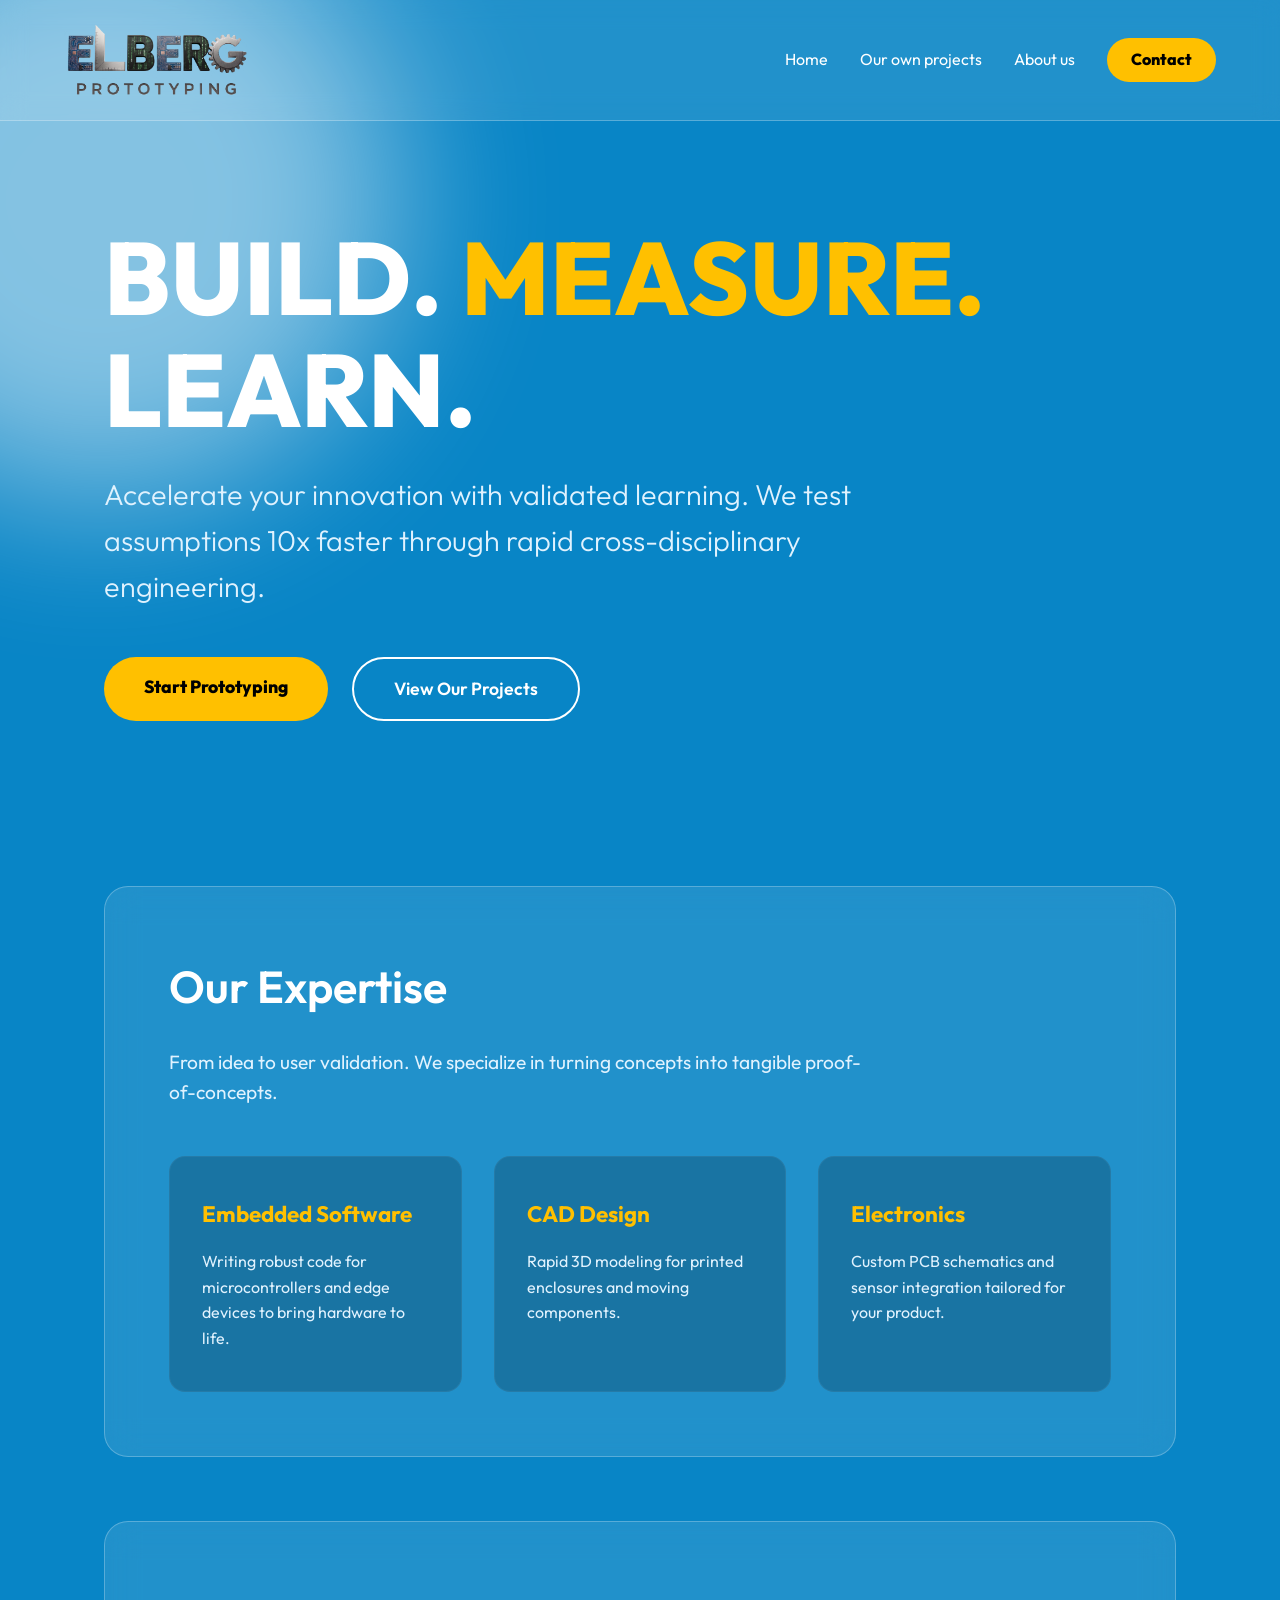
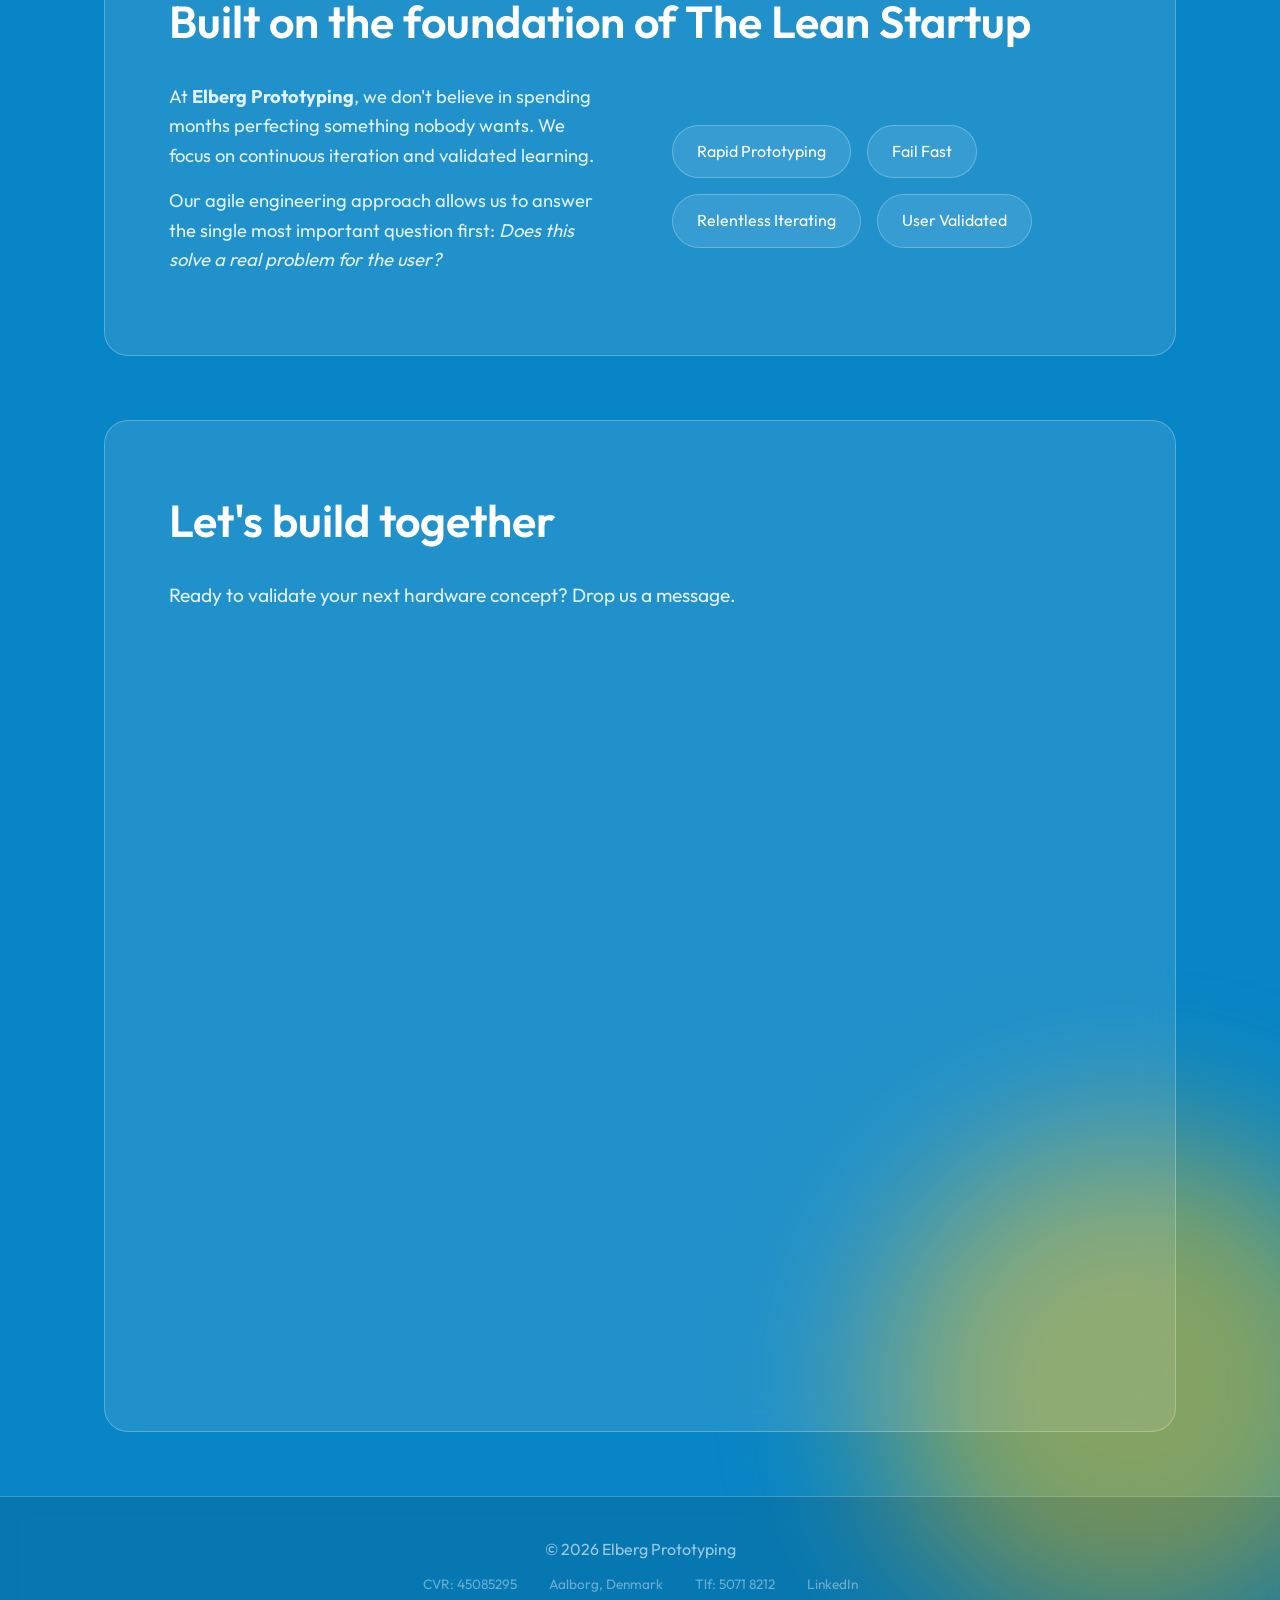
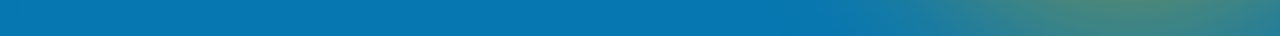
<file: index.html>
<!DOCTYPE html>
<html lang="en">
<head>
    <meta charset="UTF-8">
    <meta name="viewport" content="width=device-width, initial-scale=1.0">
    <title>Elberg Prototyping | MVP Development</title>
    <meta name="description" content="Accelerate your innovation with validated learning. We build MVPs 10x faster.">
    <!-- Modern, premium typography via Google Fonts -->
    <link href="https://fonts.googleapis.com/css2?family=Outfit:wght@300;400;600;800&display=swap" rel="stylesheet">
    <link rel="stylesheet" href="style.css">
</head>
<body>
    <!-- Background dynamic elements -->
    <div class="blob blob-1"></div>
    <div class="blob blob-2"></div>
    
    <!-- Glassmorphism Navigation -->
    <header class="glass-nav">
        <div class="logo">
            <a href="index.html">
                <img src="ELBERG_PROTOTYPING_Logo_software_transparent.png" alt="Elberg Prototyping" class="logo-img">
            </a>
        </div>
        <nav class="desktop-nav">
            <a href="#home" class="nav-link">Home</a>
            <a href="projects.html" class="nav-link">Our own projects</a>
            <a href="#about" class="nav-link">About us</a>
            <a href="#contact" class="cta-button">Contact</a>
        </nav>
    </header>

    <main>
        <!-- Hero Section -->
        <section id="home" class="hero">
            <h1 class="hero-title">BUILD. <span class="gradient-text">MEASURE.</span> LEARN.</h1>
            <p class="hero-subtitle">Accelerate your innovation with validated learning. We test assumptions 10x faster through rapid cross-disciplinary engineering.</p>
            <div class="hero-actions">
                <a href="#contact" class="cta-button large-btn">Start Prototyping</a>
                <a href="projects.html" class="outline-btn large-btn">View Our Projects</a>
            </div>
        </section>

        <!-- Offer Section -->
        <section class="offer glass-card">
            <h2>Our Expertise</h2>
            <p>From idea to user validation. We specialize in turning concepts into tangible proof-of-concepts.</p>
            <div class="expertise-grid">
                <div class="expertise-item">
                    <h3>Embedded Software</h3>
                    <p>Writing robust code for microcontrollers and edge devices to bring hardware to life.</p>
                </div>
                <div class="expertise-item">
                    <h3>CAD Design</h3>
                    <p>Rapid 3D modeling for printed enclosures and moving components.</p>
                </div>
                <div class="expertise-item">
                    <h3>Electronics</h3>
                    <p>Custom PCB schematics and sensor integration tailored for your product.</p>
                </div>
            </div>
        </section>

        <!-- About Section -->
        <section id="about" class="about glass-card">
            <h2>Built on the foundation of The Lean Startup</h2>
            <div class="about-content">
                <div class="about-text">
                    <p>At <strong>Elberg Prototyping</strong>, we don't believe in spending months perfecting something nobody wants. We focus on continuous iteration and validated learning.</p>
                    <p>Our agile engineering approach allows us to answer the single most important question first: <em>Does this solve a real problem for the user?</em></p>
                </div>
                <div class="slogan-pills">
                    <span class="pill" style="--delay: 0.1s">Rapid Prototyping</span>
                    <span class="pill" style="--delay: 0.2s">Fail Fast</span>
                    <span class="pill" style="--delay: 0.3s">Relentless Iterating</span>
                    <span class="pill" style="--delay: 0.4s">User Validated</span>
                </div>
            </div>
        </section>

        <!-- Contact Section with Formspree -->
        <section id="contact" class="contact glass-card">
            <h2>Let's build together</h2>
            <p>Ready to validate your next hardware concept? Drop us a message.</p>
            
            <iframe
                src="https://docs.google.com/forms/d/e/1FAIpQLSfKF0Z6sZEvp19Ww7RjywOqjpc8PpWDEsa606cLBYIEWhw6rA/viewform?embedded=true"
                class="google-form-embed"
                frameborder="0"
                marginheight="0"
                marginwidth="0">
                Loading…
            </iframe>
        </section>
    </main>

    <footer class="glass-footer">
        <p>&copy; 2026 Elberg Prototyping</p>
        <div class="footer-meta">
            <span>CVR: 45085295</span>
            <span>Aalborg, Denmark</span>
            <span>Tlf: 5071 8212</span>
            <a href="https://www.linkedin.com/in/thomas-elberg-nielsen-222236359" target="_blank" rel="noopener">LinkedIn</a>
        </div>
    </footer>

    <script src="script.js"></script>
</body>
</html>
</file>
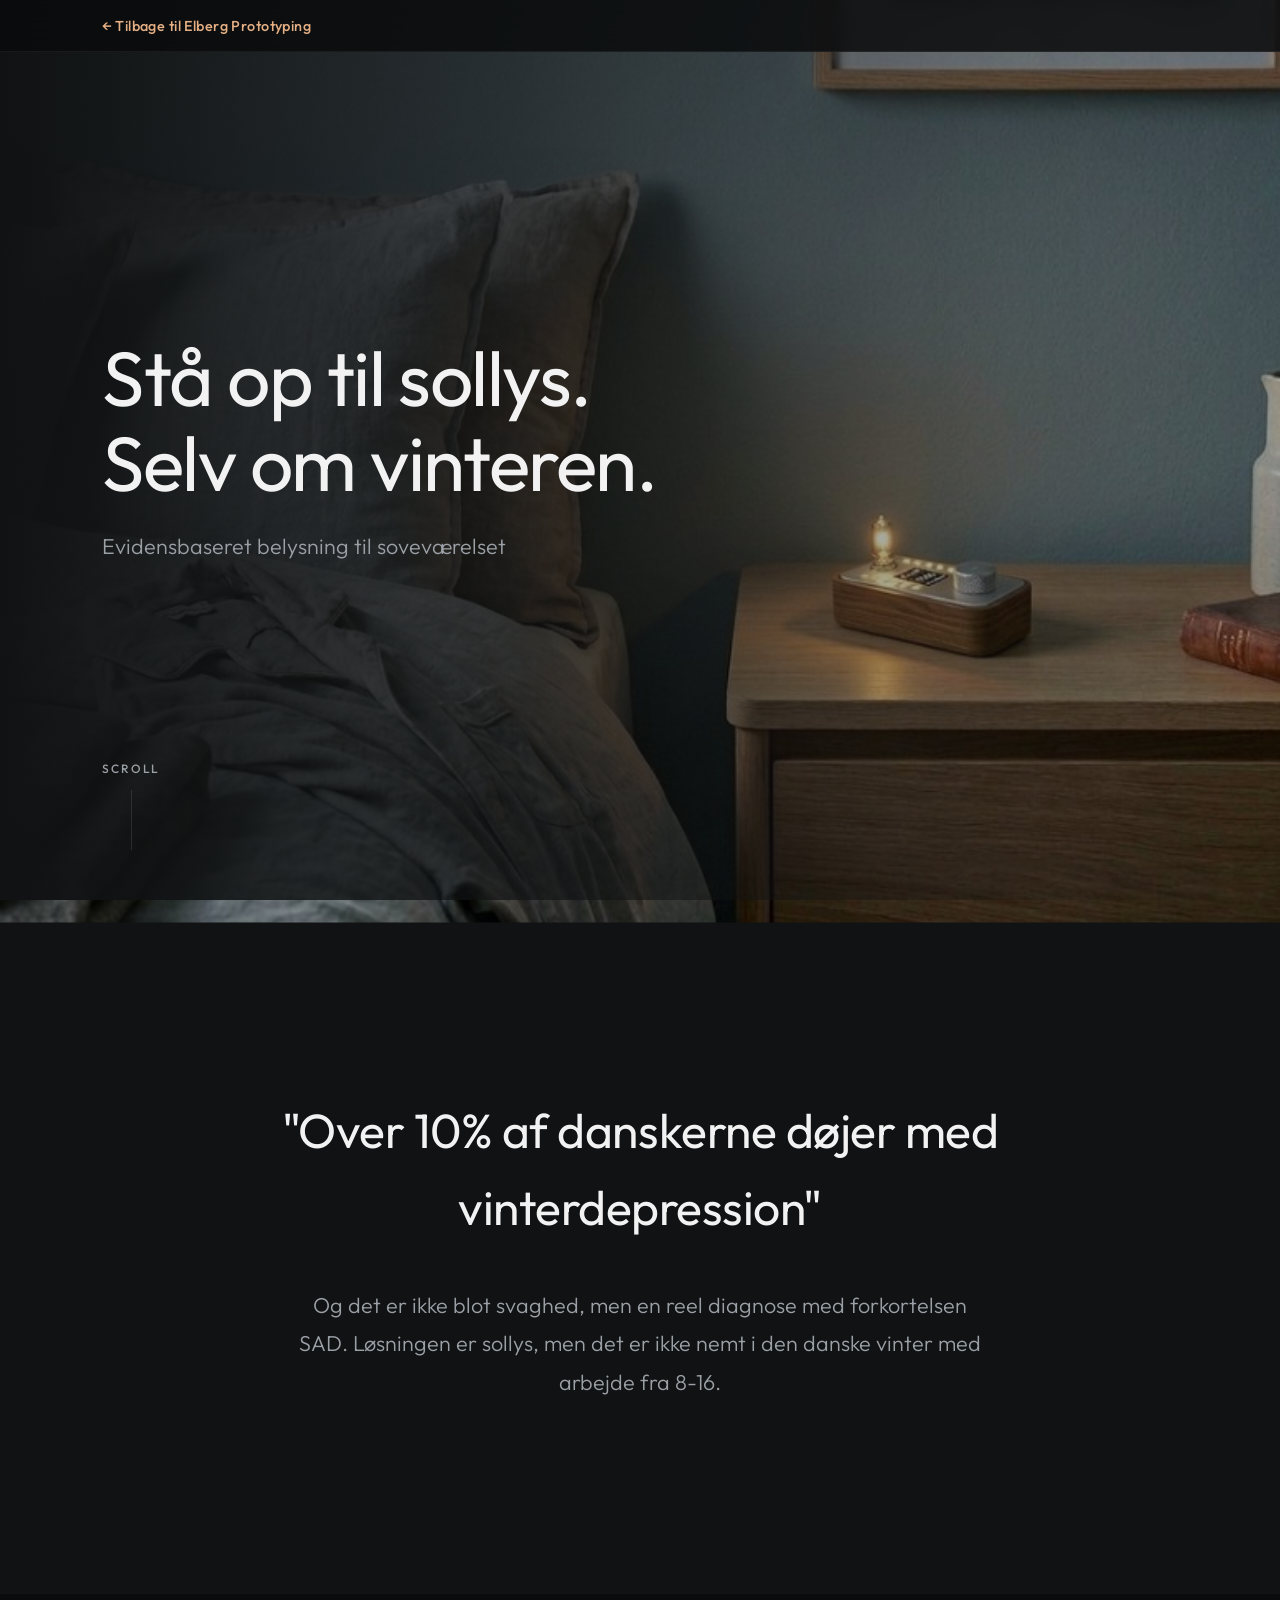
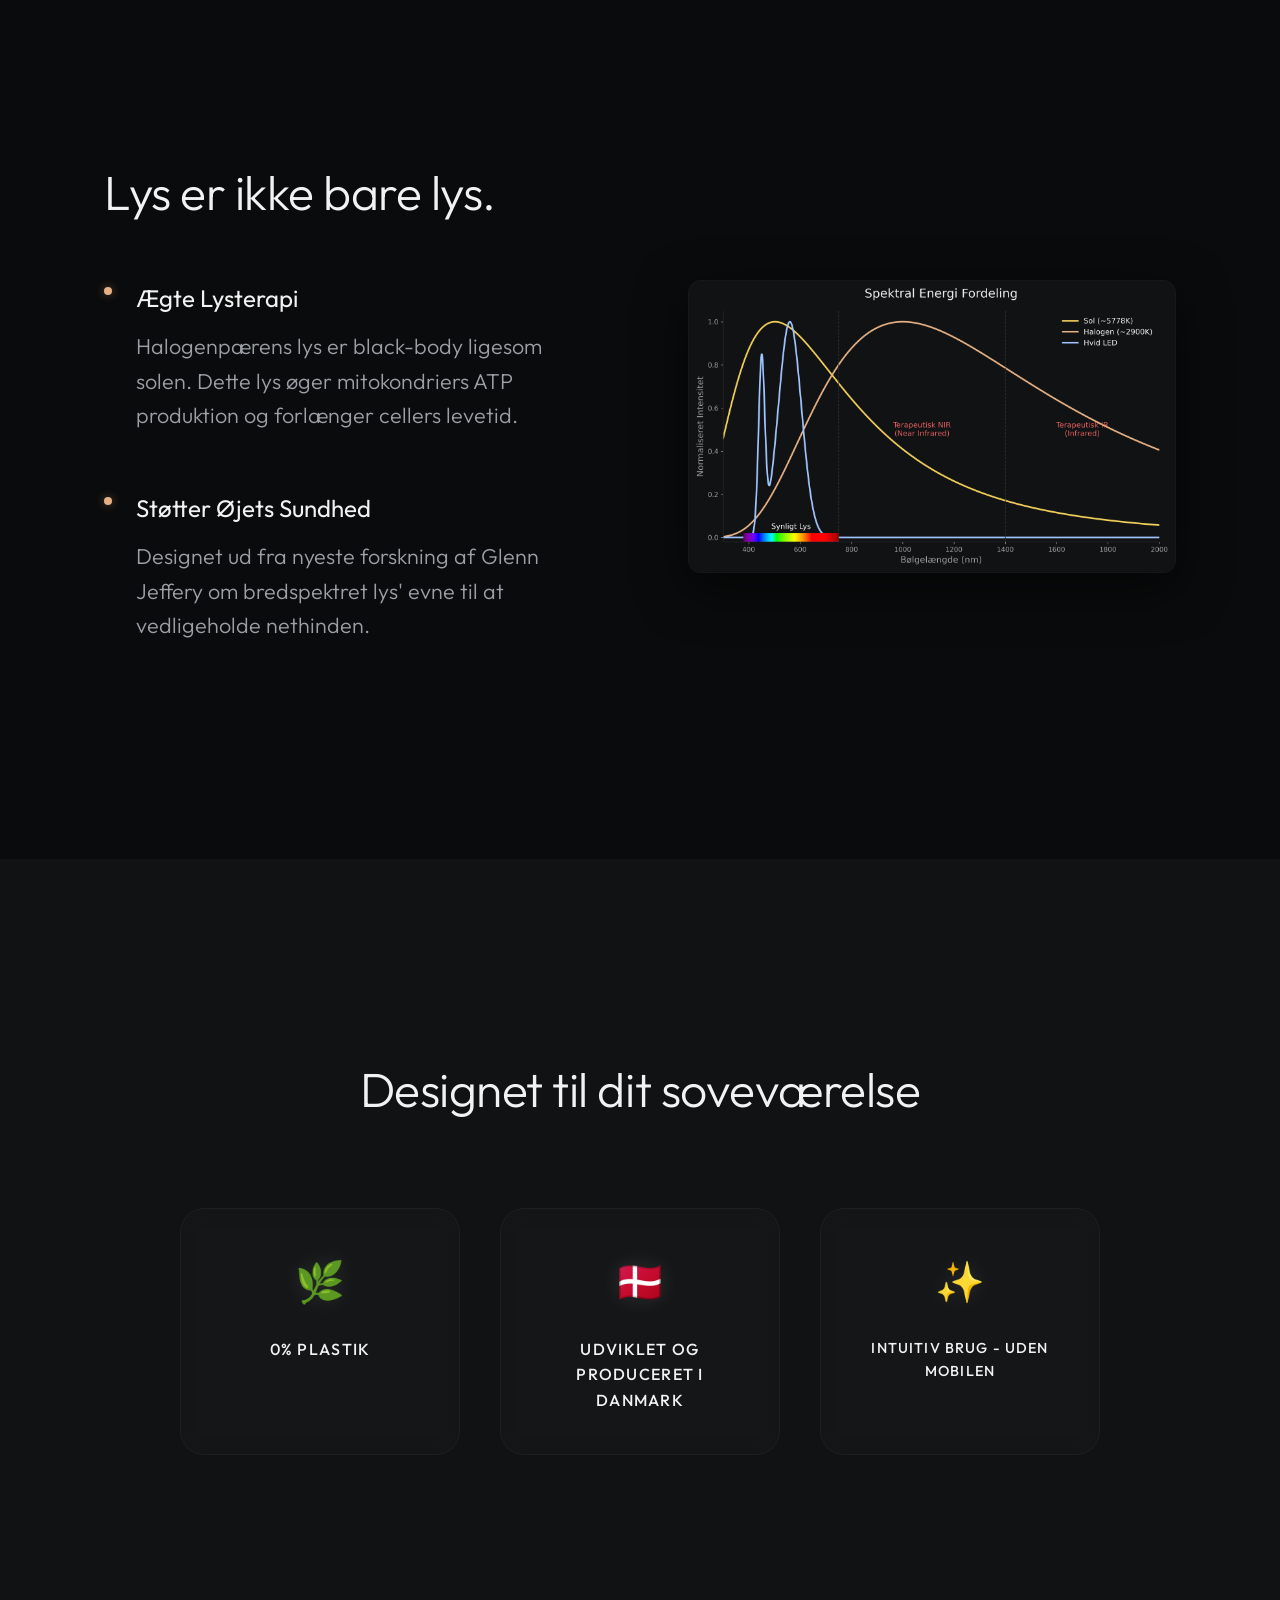
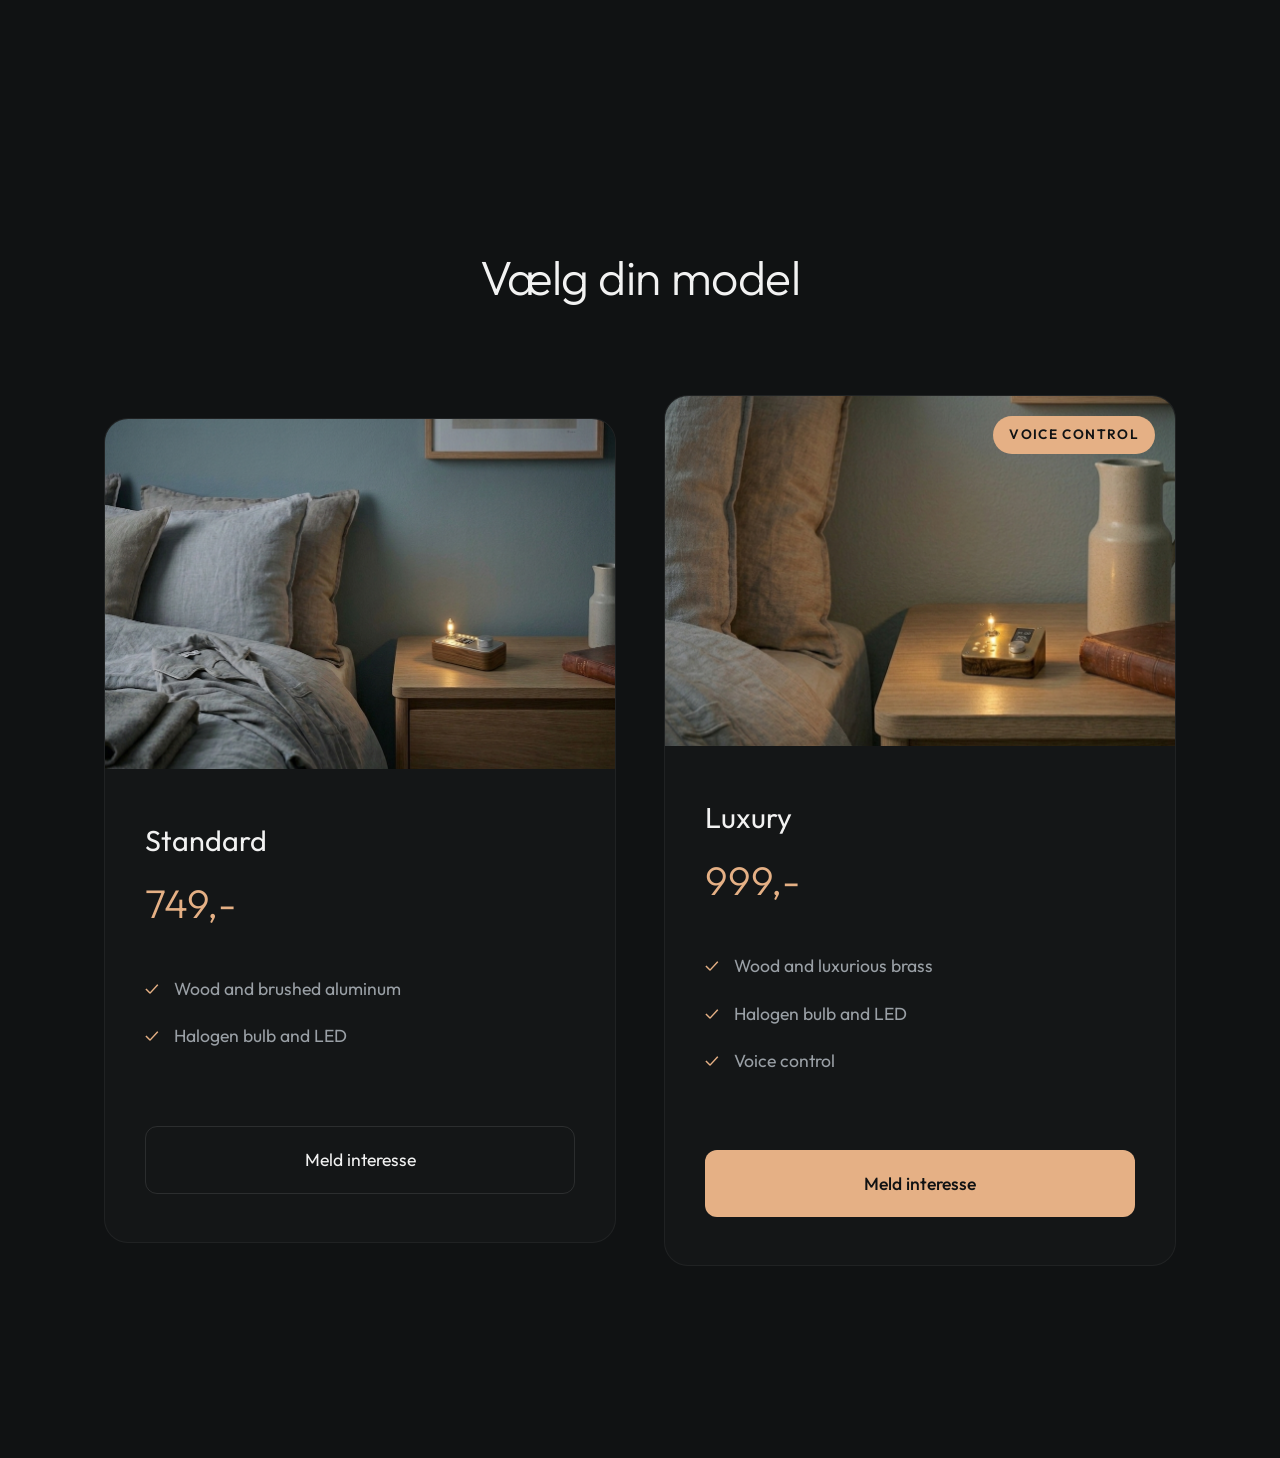
<file: biolamp/index.html>
<!DOCTYPE html>
<html lang="da">

<head>
    <meta charset="UTF-8">
    <meta name="viewport" content="width=device-width, initial-scale=1.0">
    <title>Stå op til sollys | Halogen Wake Up Lamp</title>
    <!-- SEO Best Practices -->
    <meta name="description" content="Evidensbaseret belysning til soveværelset.">
    <link rel="preconnect" href="https://fonts.googleapis.com">
    <link rel="preconnect" href="https://fonts.gstatic.com" crossorigin>
    <link href="https://fonts.googleapis.com/css2?family=Outfit:wght@200;300;400;500;600&display=swap" rel="stylesheet">
    <link rel="stylesheet" href="style.css">
</head>

<body>
    <nav class="back-to-portfolio">
        <a href="../projects.html">&larr; Tilbage til Elberg Prototyping</a>
    </nav>
    <header class="hero" id="hero">
        <div class="hero-bg"></div>
        <div class="hero-content">
            <h1>Stå op til sollys.<br>Selv om vinteren.</h1>
            <p>Evidensbaseret belysning til soveværelset</p>
        </div>
        <div class="scroll-indicator">
            <span>Scroll</span>
            <div class="line"></div>
        </div>
    </header>

    <section class="problem-section hidden" id="problem">
        <div class="container">
            <h2 class="quote">"Over 10% af danskerne døjer med vinterdepression"</h2>
            <p class="supporting-text">Og det er ikke blot svaghed, men en reel diagnose med forkortelsen SAD. Løsningen
                er sollys, men det er ikke nemt i den danske vinter med arbejde fra 8-16.</p>
        </div>
    </section>

    <section class="science-section hidden" id="science">
        <div class="container container-split">
            <div class="text-content">
                <h2>Lys er ikke bare lys.</h2>
                <ul class="feature-list">
                    <li>
                        <strong>Ægte Lysterapi</strong>
                        <p>Halogenpærens lys er black-body ligesom solen. Dette lys øger mitokondriers ATP produktion
                            og forlænger cellers levetid.</p>
                    </li>
                    <li>
                        <strong>Støtter Øjets Sundhed</strong>
                        <p>Designet ud fra nyeste forskning af Glenn Jeffery om bredspektret lys' evne til at
                            vedligeholde nethinden.</p>
                    </li>
                </ul>
            </div>
            <div class="visual-content">
                <div class="spectrogram-image-container">
                    <img src="spectrogram.png" alt="Spektogram for LED vs Sol vs Halogen" class="spectrogram-img">
                </div>
            </div>
        </div>
    </section>

    <section class="craft-section hidden" id="craft">
        <div class="container">
            <h2>Designet til dit soveværelse</h2>
            <div class="badge-grid">
                <div class="badge">
                    <span class="icon">🌿</span>
                    <span>0% Plastik</span>
                </div>
                <div class="badge">
                    <span class="icon">🇩🇰</span>
                    <span>Udviklet og produceret i Danmark</span>
                </div>
                <div class="badge">
                    <span class="icon">✨</span>
                    <span style="font-size: 0.9rem;">Intuitiv brug - uden mobilen</span>
                </div>
            </div>
        </div>
    </section>

    <section class="pricing-section hidden" id="pricing">
        <div class="container text-center">
            <h2>Vælg din model</h2>
            <div class="pricing-grid">

                <!-- Standard Model -->
                <div class="pricing-card">
                    <div class="img-wrapper">
                        <img src="rectangle.png" alt="Standard Model" class="product-img">
                    </div>
                    <div class="pricing-content">
                        <h3>Standard</h3>
                        <p class="price">749,-</p>
                        <ul class="specs">
                            <li>Wood and brushed aluminum</li>
                            <li>Halogen bulb and LED</li>
                        </ul>
                        <a href="https://docs.google.com/forms/d/e/1FAIpQLSeWVX0JYC-Q3LB1Uj03WqVR27lCoFhYaVTE3kM2FI0x8sSoMg/viewform" target="_blank" rel="noopener" class="buy-btn interest-link">Meld interesse</a>
                    </div>
                </div>

                <!-- Luxury Model -->
                <div class="pricing-card premium">
                    <div class="badge-popular">Voice Control</div>
                    <div class="img-wrapper">
                        <img src="square.png" alt="Luxury Model" class="product-img">
                    </div>
                    <div class="pricing-content">
                        <h3>Luxury</h3>
                        <p class="price">999,-</p>
                        <ul class="specs">
                            <li>Wood and luxurious brass</li>
                            <li>Halogen bulb and LED</li>
                            <li>Voice control</li>
                        </ul>
                        <a href="https://docs.google.com/forms/d/e/1FAIpQLSeWVX0JYC-Q3LB1Uj03WqVR27lCoFhYaVTE3kM2FI0x8sSoMg/viewform" target="_blank" rel="noopener" class="buy-btn primary-btn interest-link">Meld interesse</a>
                    </div>
                </div>

            </div>
        </div>
    </section>

    <script src="script.js"></script>
</body>

</html>
</file>
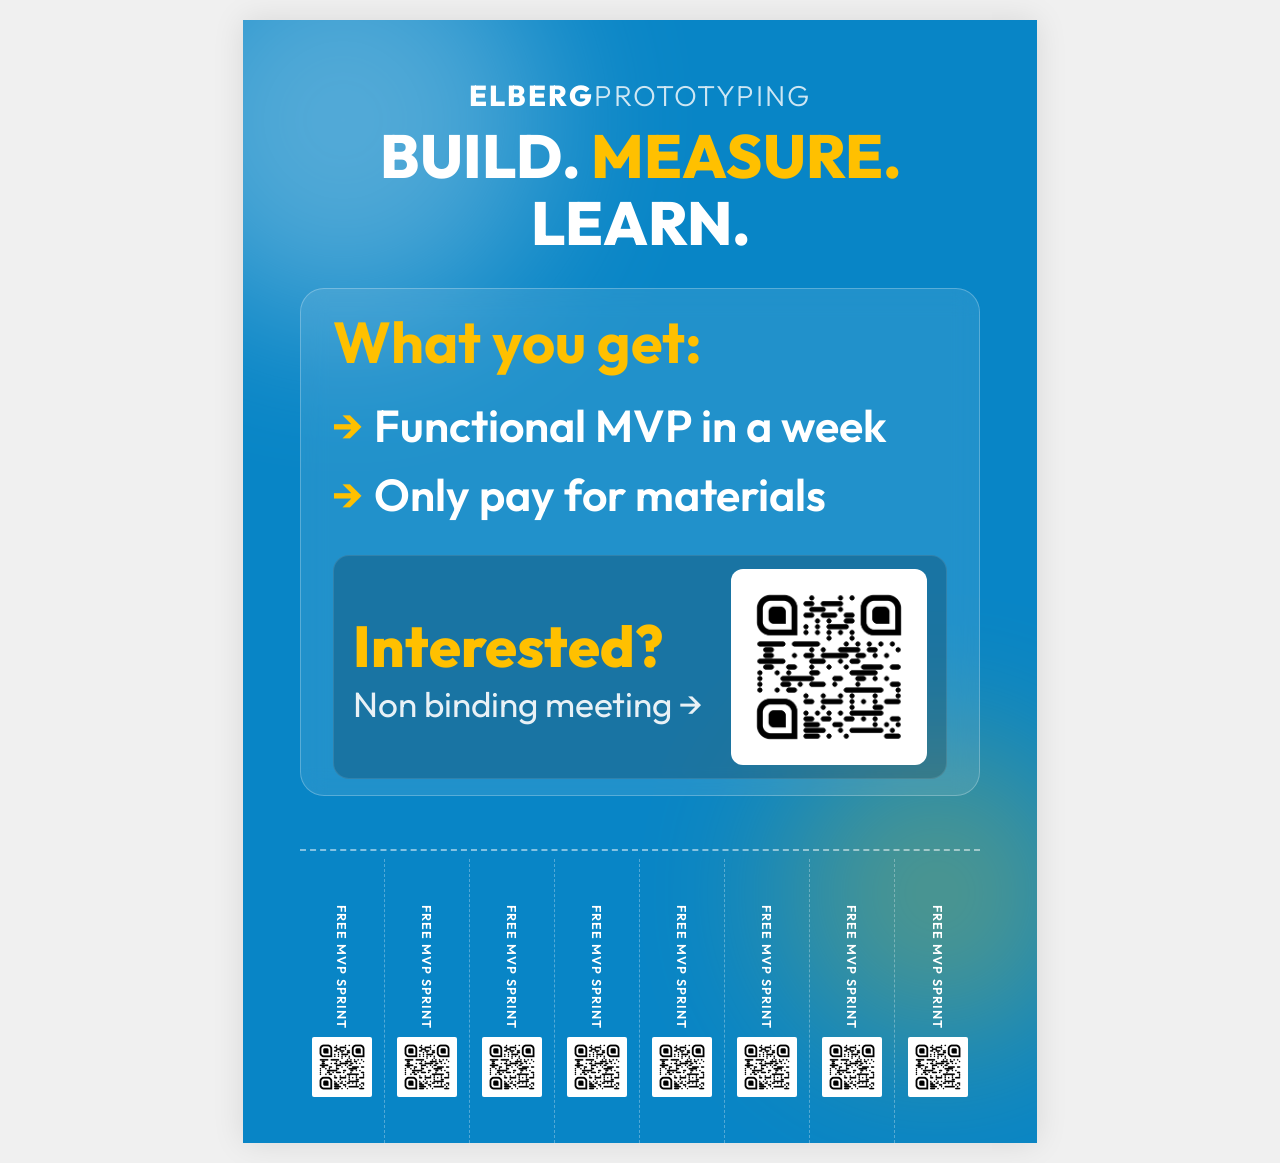
<file: flyer_design.html>
<!DOCTYPE html>
<html lang="en">
<head>
    <meta charset="UTF-8">
    <meta name="viewport" content="width=device-width, initial-scale=1.0">
    <title>Elberg Prototyping - Flyer</title>
    <link href="https://fonts.googleapis.com/css2?family=Outfit:wght@300;400;600;800&display=swap" rel="stylesheet">
    <link rel="stylesheet" href="flyer_style.css">
</head>
<body>
    <div class="page">
        <!-- Background Elements for Style -->
        <div class="blob blob-1"></div>
        <div class="blob blob-2"></div>

        <header>
            <div class="logo">
                <span class="logo-bold">ELBERG</span><span class="logo-light">PROTOTYPING</span>
            </div>
            <h1 class="hero-title">BUILD. <span class="gradient-text">MEASURE.</span> LEARN.</h1>
        </header>

        <main>
            <div class="main-content glass-card">
                <div class="value-prop">
                    <h2>What you get:</h2>
                    <ul>
                        <li>Functional MVP in a week</li>
                        <li>Only pay for materials</li>
                    </ul>
                </div>

                <div class="cta-section">
                    <div class="cta-text">
                        <p class="interested">Interested?</p>
                        <p class="meeting">Non binding meeting &rarr;</p>
                    </div>
                    <div class="qr-container">
                        <img src="flyer_qr.png" alt="QR Code" class="main-qr">
                    </div>
                </div>
            </div>
        </main>

        <footer>
            <div class="rip-off-tabs">
                <!-- 8 Tabs -->
                <div class="tab"><div class="tab-content"><img src="flyer_qr.png" class="small-qr"><span>Free MVP Sprint</span></div></div>
                <div class="tab"><div class="tab-content"><img src="flyer_qr.png" class="small-qr"><span>Free MVP Sprint</span></div></div>
                <div class="tab"><div class="tab-content"><img src="flyer_qr.png" class="small-qr"><span>Free MVP Sprint</span></div></div>
                <div class="tab"><div class="tab-content"><img src="flyer_qr.png" class="small-qr"><span>Free MVP Sprint</span></div></div>
                <div class="tab"><div class="tab-content"><img src="flyer_qr.png" class="small-qr"><span>Free MVP Sprint</span></div></div>
                <div class="tab"><div class="tab-content"><img src="flyer_qr.png" class="small-qr"><span>Free MVP Sprint</span></div></div>
                <div class="tab"><div class="tab-content"><img src="flyer_qr.png" class="small-qr"><span>Free MVP Sprint</span></div></div>
                <div class="tab"><div class="tab-content"><img src="flyer_qr.png" class="small-qr"><span>Free MVP Sprint</span></div></div>
            </div>
        </footer>
    </div>
</body>
</html>
</file>
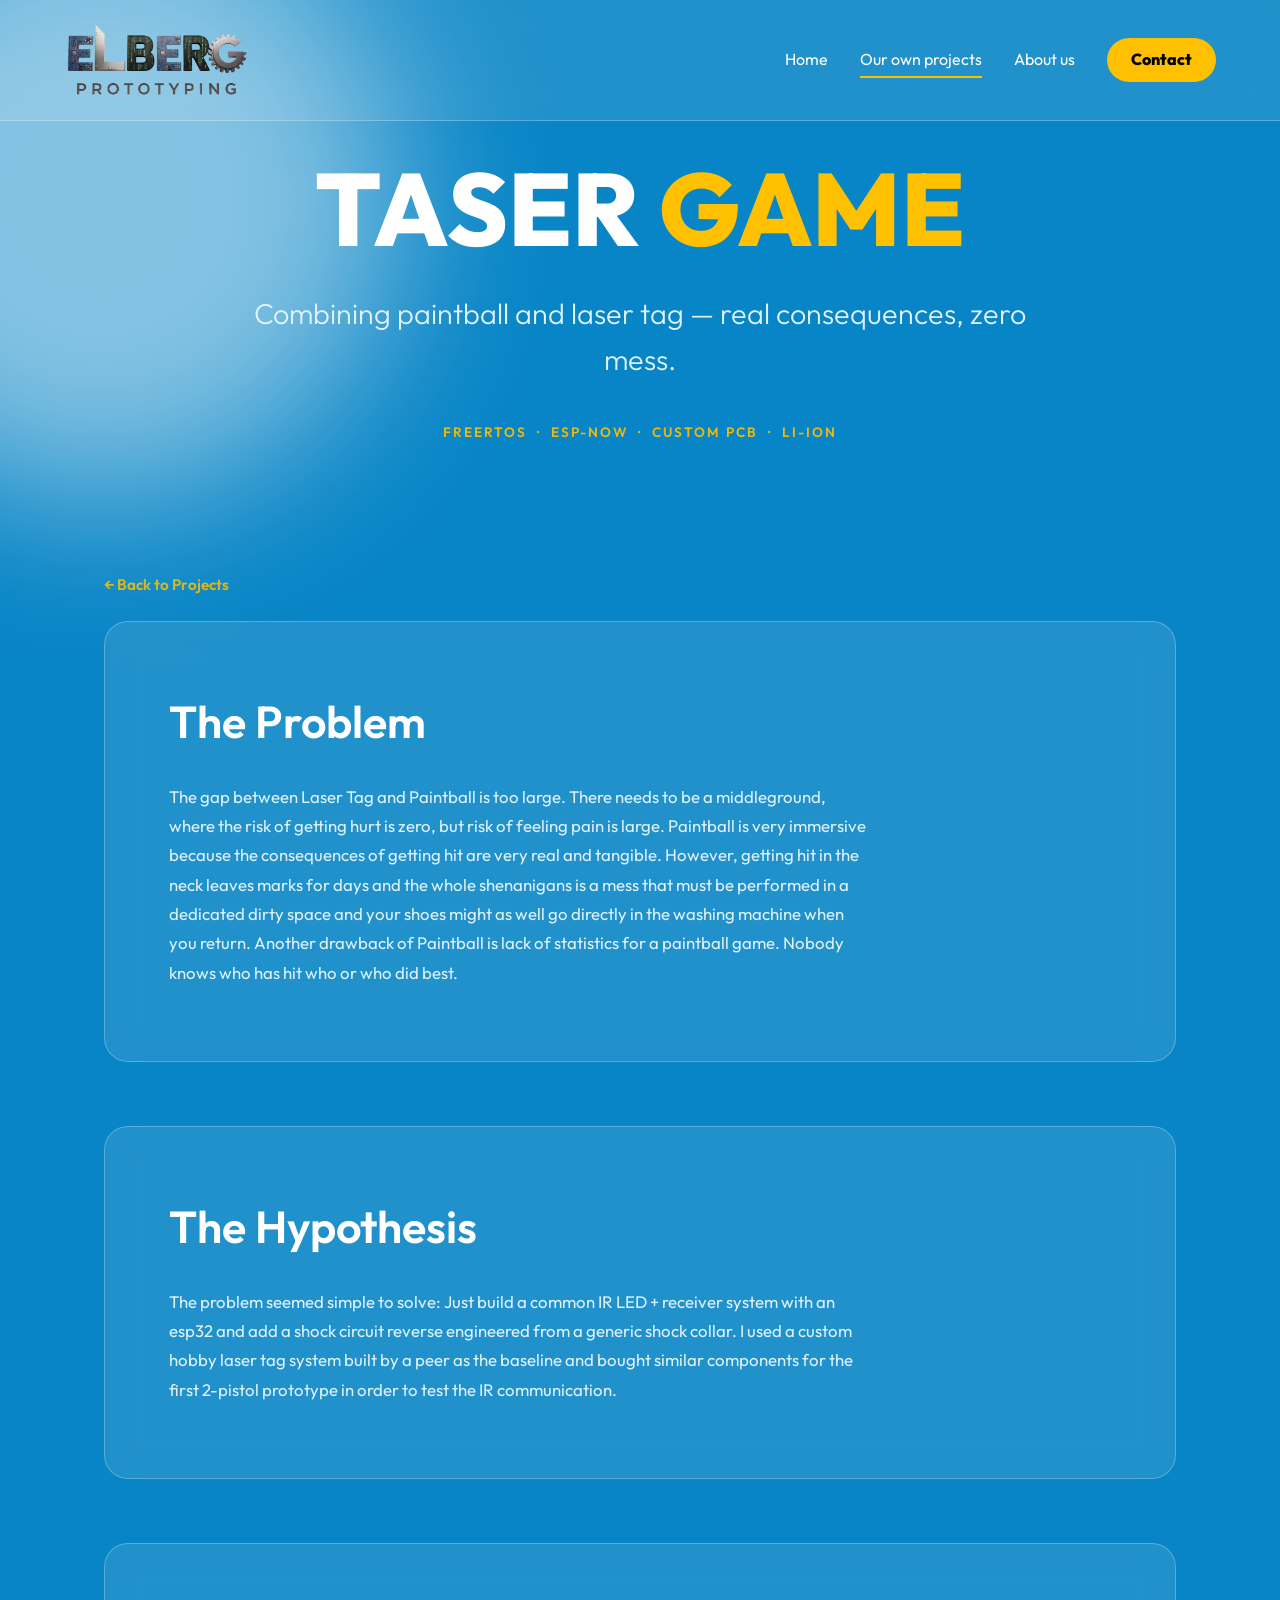
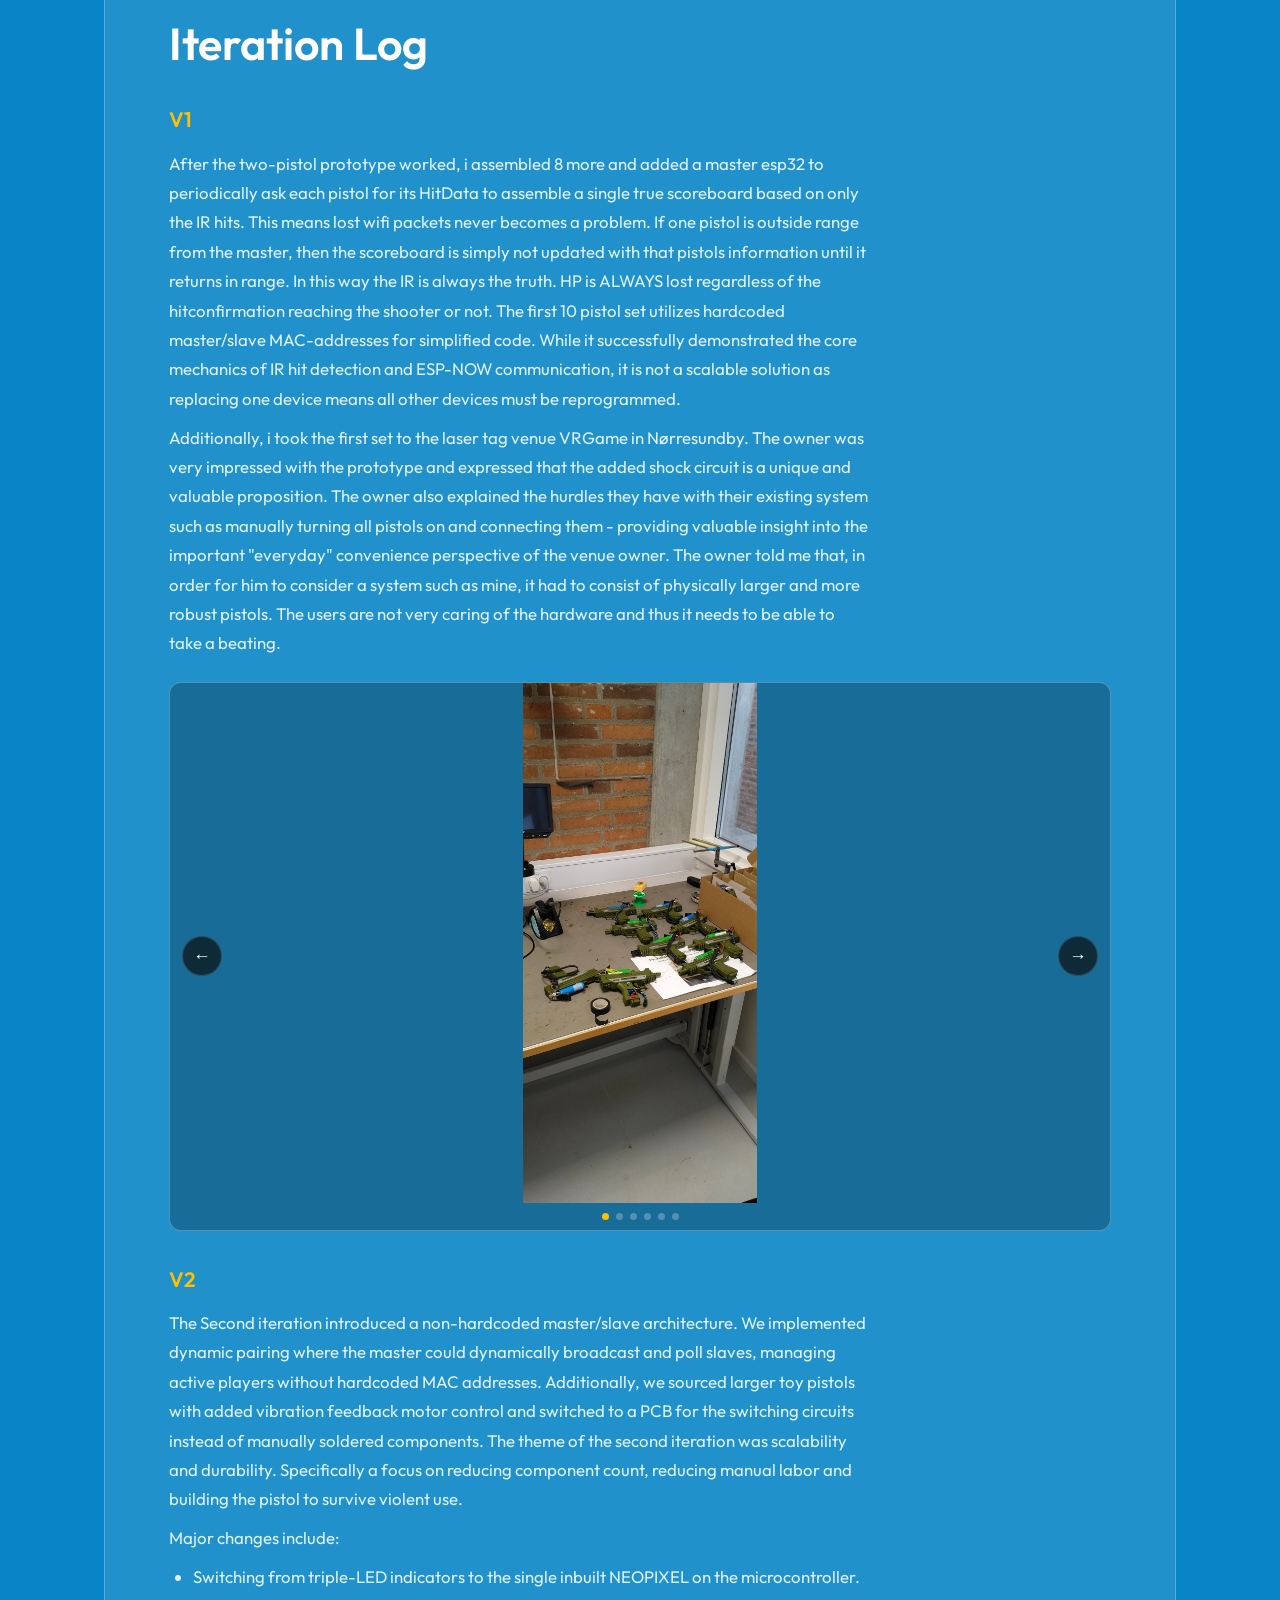
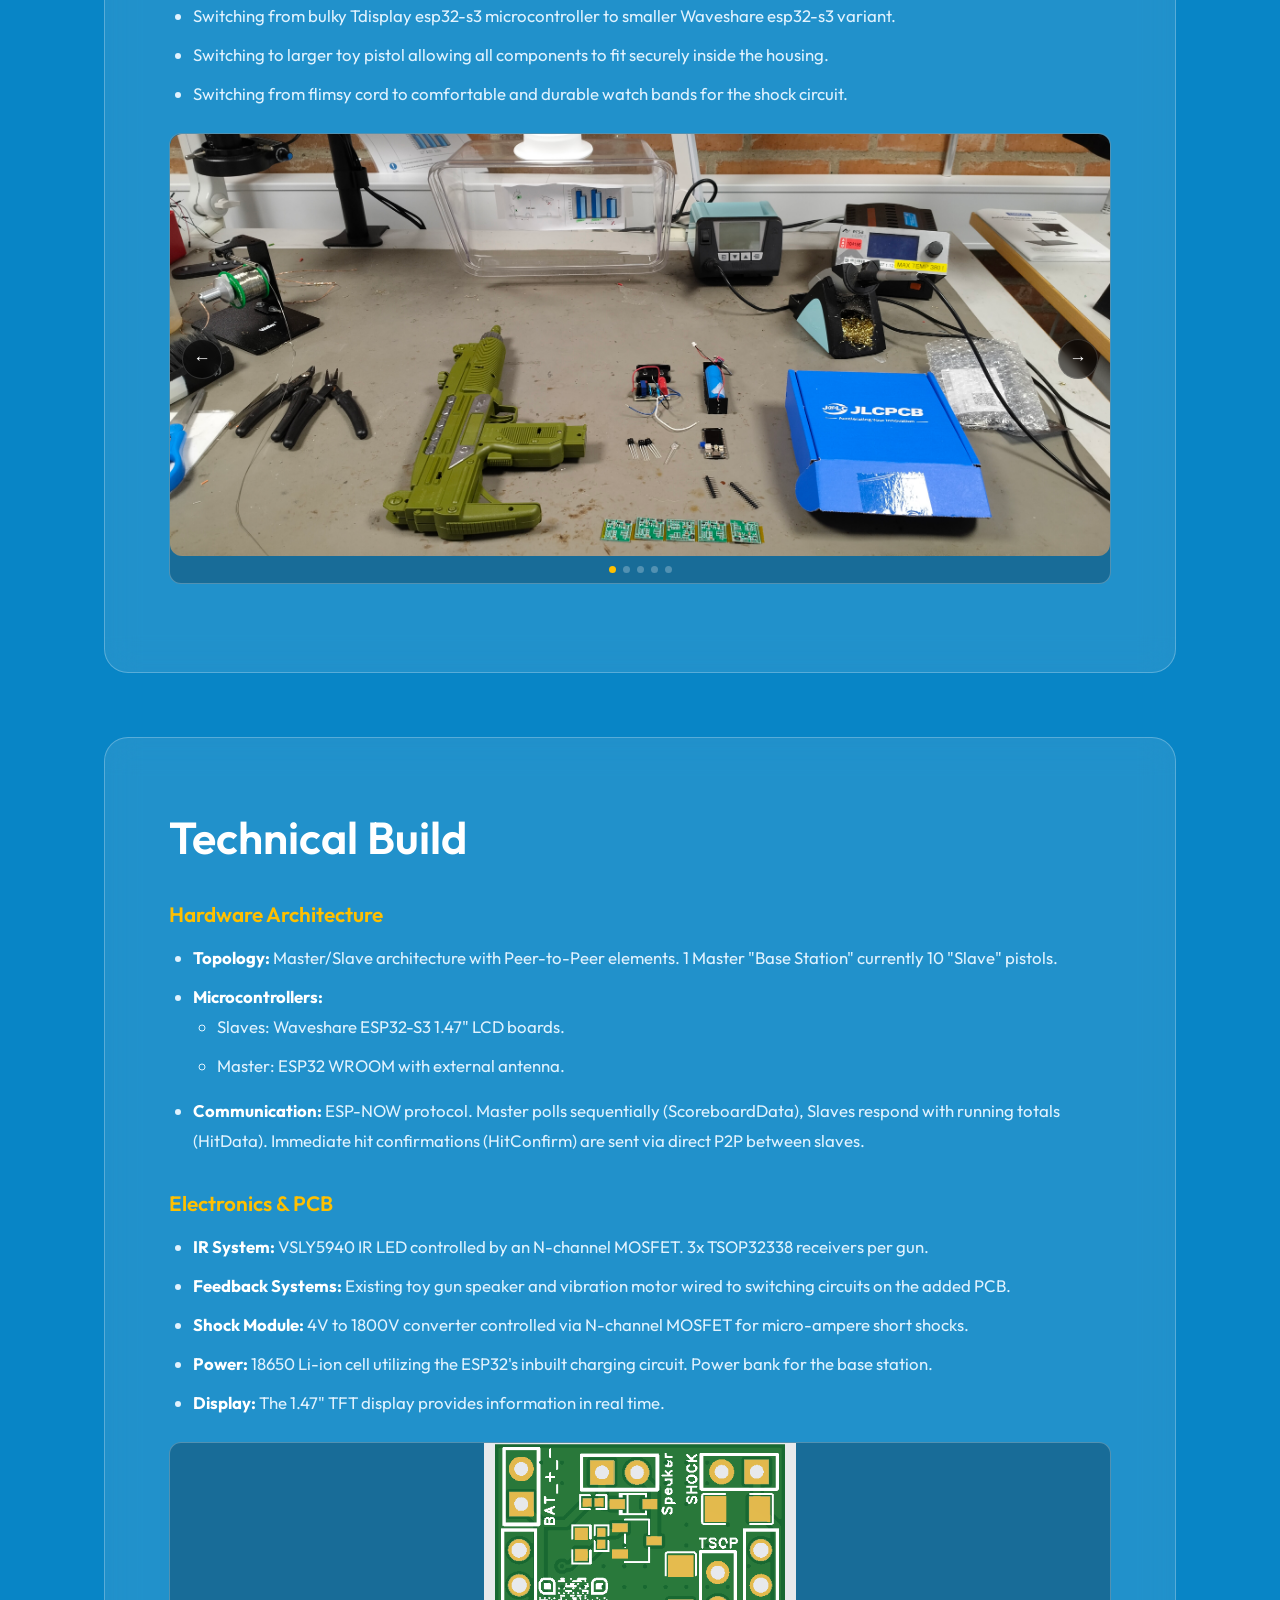
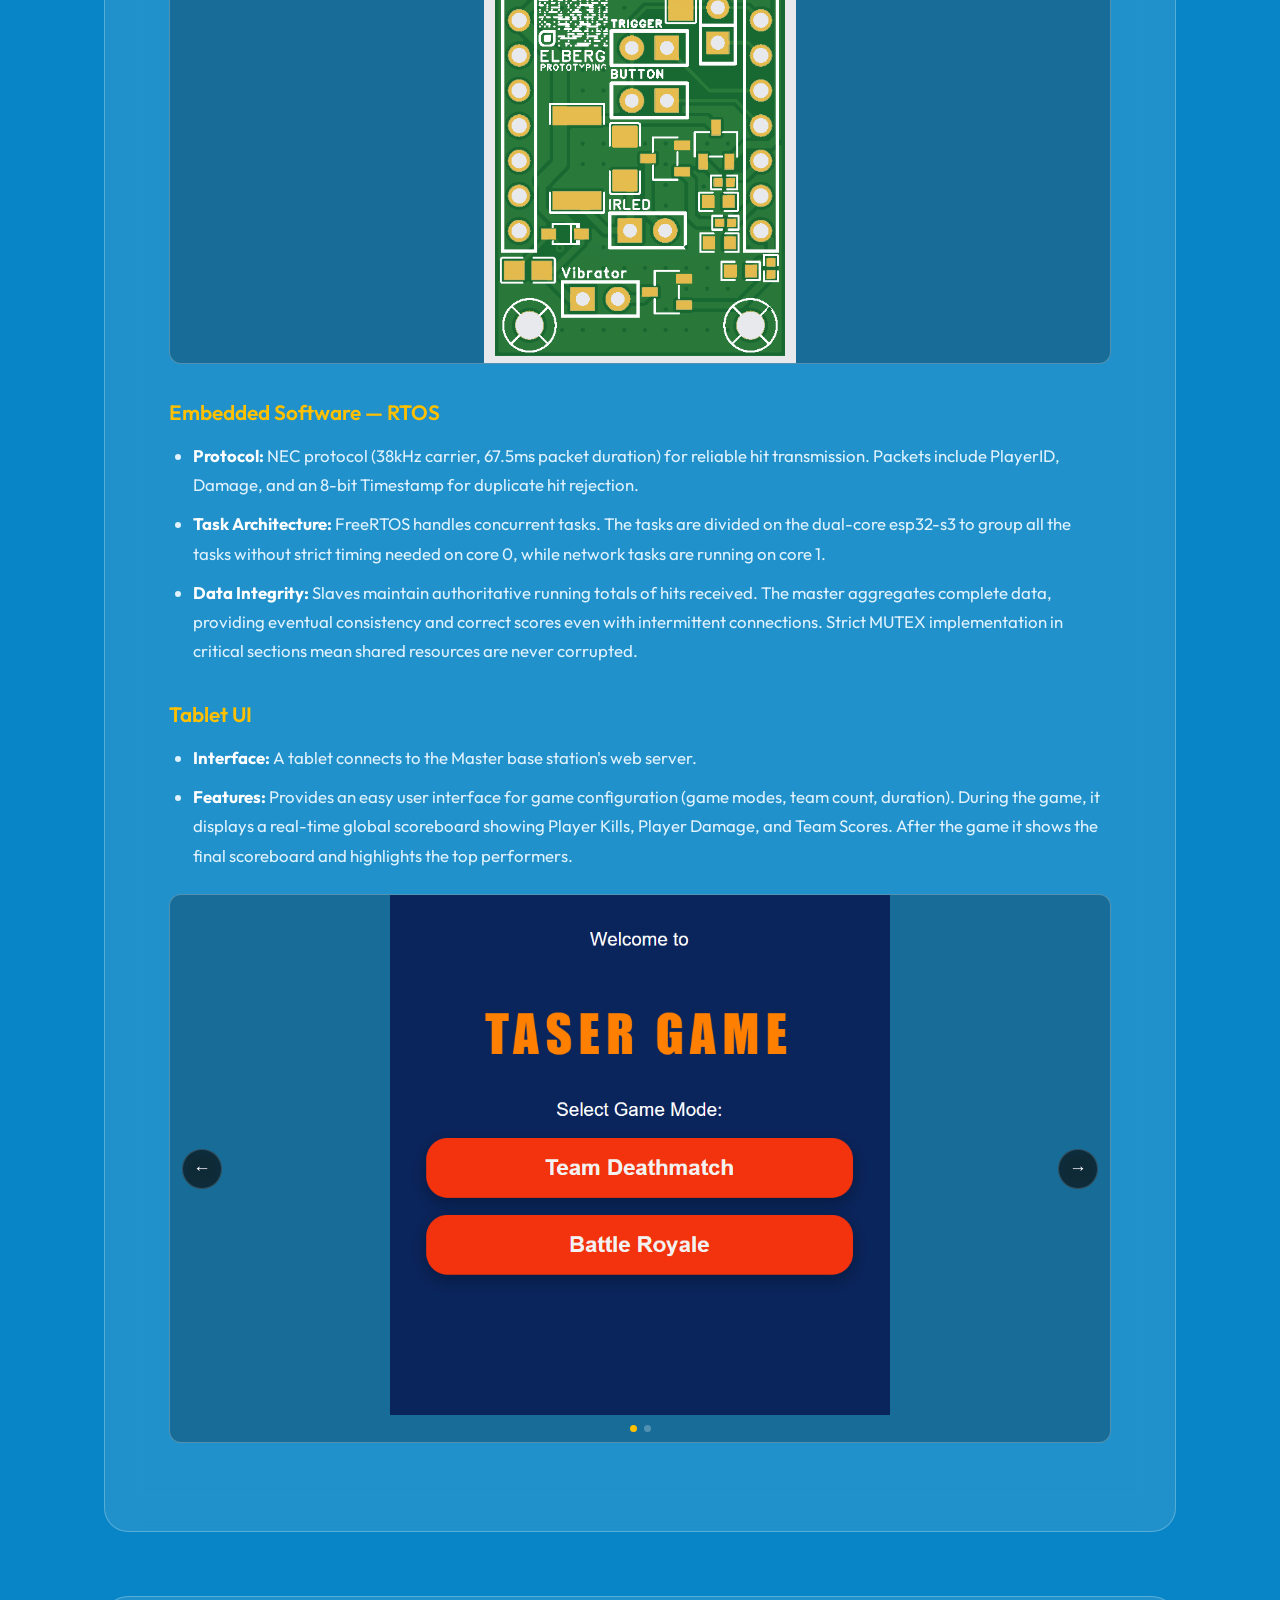
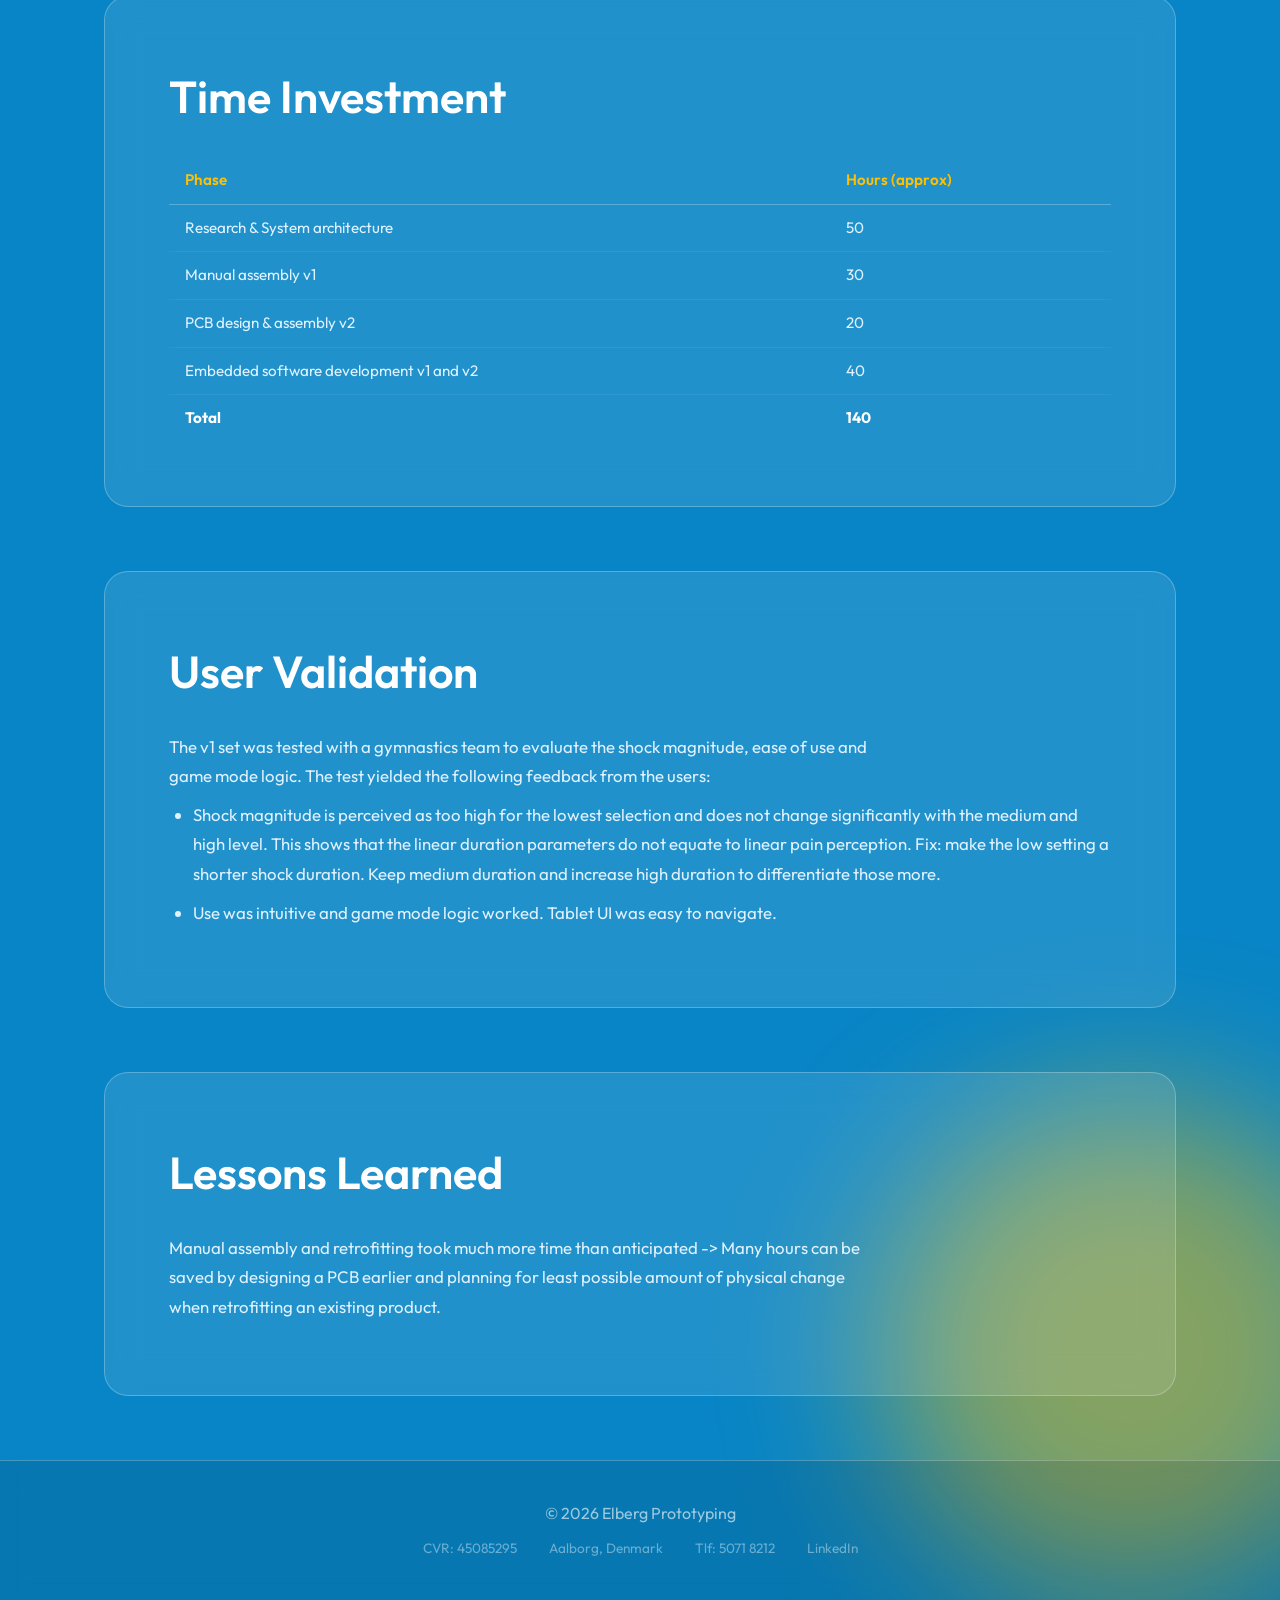
<file: project_tasergame.html>
<!DOCTYPE html>
<html lang="en">
<head>
    <meta charset="UTF-8">
    <meta name="viewport" content="width=device-width, initial-scale=1.0">
    <title>Taser Game | Elberg Prototyping</title>
    <link href="https://fonts.googleapis.com/css2?family=Outfit:wght@300;400;600;800&display=swap" rel="stylesheet">
    <link rel="stylesheet" href="style.css">
</head>
<body>
    <div class="blob blob-1"></div>
    <div class="blob blob-2"></div>

    <header class="glass-nav">
        <div class="logo">
            <a href="index.html">
                <img src="ELBERG_PROTOTYPING_Logo_software_transparent.png" alt="Elberg Prototyping" class="logo-img">
            </a>
        </div>
        <nav class="desktop-nav">
            <a href="index.html#home" class="nav-link">Home</a>
            <a href="projects.html" class="nav-link active">Our own projects</a>
            <a href="index.html#about" class="nav-link">About us</a>
            <a href="index.html#contact" class="cta-button">Contact</a>
        </nav>
    </header>

    <main>
        <section class="hero documentation-hero">
            <h1 class="hero-title">TASER <span class="gradient-text">GAME</span></h1>
            <p class="hero-subtitle">Combining paintball and laser tag — real consequences, zero mess.</p>
            <p class="hero-tech">FreeRTOS &nbsp;·&nbsp; ESP-NOW &nbsp;·&nbsp; Custom PCB &nbsp;·&nbsp; Li-ion</p>
        </section>

        <a href="projects.html" class="back-link">← Back to Projects</a>

        <section class="glass-card detail-section">
            <h2>The Problem</h2>
            <p>The gap between Laser Tag and Paintball is too large. There needs to be a middleground, where the risk of getting hurt is zero, but risk of feeling pain is large. Paintball is very immersive because the consequences of getting hit are very real and tangible. However, getting hit in the neck leaves marks for days and the whole shenanigans is a mess that must be performed in a dedicated dirty space and your shoes might as well go directly in the washing machine when you return. Another drawback of Paintball is lack of statistics for a paintball game. Nobody knows who has hit who or who did best.</p>
        </section>

        <section class="glass-card detail-section">
            <h2>The Hypothesis</h2>
            <p>The problem seemed simple to solve: Just build a common IR LED + receiver system with an esp32 and add a shock circuit reverse engineered from a generic shock collar. I used a custom hobby laser tag system built by a peer as the baseline and bought similar components for the first 2-pistol prototype in order to test the IR communication.</p>
        </section>

        <section class="glass-card detail-section">
            <h2>Iteration Log</h2>

            <h3>V1</h3>
            <p>After the two-pistol prototype worked, i assembled 8 more and added a master esp32 to periodically ask each pistol for its HitData to assemble a single true scoreboard based on only the IR hits. This means lost wifi packets never becomes a problem. If one pistol is outside range from the master, then the scoreboard is simply not updated with that pistols information until it returns in range. In this way the IR is always the truth. HP is ALWAYS lost regardless of the hitconfirmation reaching the shooter or not. The first 10 pistol set utilizes hardcoded master/slave MAC-addresses for simplified code. While it successfully demonstrated the core mechanics of IR hit detection and ESP-NOW communication, it is not a scalable solution as replacing one device means all other devices must be reprogrammed.</p>
            <p>Additionally, i took the first set to the laser tag venue VRGame in Nørresundby. The owner was very impressed with the prototype and expressed that the added shock circuit is a unique and valuable proposition. The owner also explained the hurdles they have with their existing system such as manually turning all pistols on and connecting them - providing valuable insight into the important "everyday" convenience perspective of the venue owner. The owner told me that, in order for him to consider a system such as mine, it had to consist of physically larger and more robust pistols. The users are not very caring of the hardware and thus it needs to be able to take a beating.</p>
            <div class="gallery">
                <div class="gallery-track">
                    <img src="own_project_documentation/lab1_taser_game_v1.jpg" alt="Taser Game V1 lab" class="active">
                    <img src="own_project_documentation/lab2_taser_game_v1.jpg" alt="Taser Game V1 lab">
                    <img src="own_project_documentation/lab3_taser_game_v1.jpg" alt="Taser Game V1 lab">
                    <img src="own_project_documentation/lab4_taser_game_v1.jpg" alt="Taser Game V1 lab">
                    <img src="own_project_documentation/lab5_taser_game_v1.jpg" alt="Taser Game V1 lab">
                    <img src="own_project_documentation/taser_game_v1_box.jpg" alt="Taser Game V1 enclosure">
                </div>
                <button class="gallery-arrow gallery-prev">&#8592;</button>
                <button class="gallery-arrow gallery-next">&#8594;</button>
            </div>

            <h3>V2</h3>
            <p>The Second iteration introduced a non-hardcoded master/slave architecture. We implemented dynamic pairing where the master could dynamically broadcast and poll slaves, managing active players without hardcoded MAC addresses. Additionally, we sourced larger toy pistols with added vibration feedback motor control and switched to a PCB for the switching circuits instead of manually soldered components. The theme of the second iteration was scalability and durability. Specifically a focus on reducing component count, reducing manual labor and building the pistol to survive violent use.</p>
            <p>Major changes include:</p>
            <ul>
                <li>Switching from triple-LED indicators to the single inbuilt NEOPIXEL on the microcontroller.</li>
                <li>Switching from bulky Tdisplay esp32-s3 microcontroller to smaller Waveshare esp32-s3 variant.</li>
                <li>Switching to larger toy pistol allowing all components to fit securely inside the housing.</li>
                <li>Switching from flimsy cord to comfortable and durable watch bands for the shock circuit.</li>
            </ul>
            <div class="gallery">
                <div class="gallery-track">
                    <img src="own_project_documentation/taser_game_lab_v2.jpg" alt="Taser Game V2 lab" class="active">
                    <img src="own_project_documentation/Sawing%20the%20large%20pistol%20frame%20for%20v2%20taser%20game.jpg" alt="Sawing the large pistol frame for V2">
                    <img src="own_project_documentation/Inside%20of%20v1.5%20Taser%20game%20pistol%20(large%20frame%20before%20waveshare%20switch).jpg" alt="Inside of V1.5 Taser game pistol">
                    <img src="own_project_documentation/Taser%20game%20v2%20components%20and%20v1%20box%20in%20background.jpg" alt="Taser game V2 components with V1 box in background">
                    <img src="own_project_documentation/osc_shock.png" alt="Oscilloscope — shock circuit">
                </div>
                <button class="gallery-arrow gallery-prev">&#8592;</button>
                <button class="gallery-arrow gallery-next">&#8594;</button>
            </div>
        </section>

        <section class="glass-card detail-section">
            <h2>Technical Build</h2>

            <h3>Hardware Architecture</h3>
            <ul>
                <li><strong>Topology:</strong> Master/Slave architecture with Peer-to-Peer elements. 1 Master "Base Station" currently 10 "Slave" pistols.</li>
                <li><strong>Microcontrollers:</strong>
                    <ul>
                        <li>Slaves: Waveshare ESP32-S3 1.47" LCD boards.</li>
                        <li>Master: ESP32 WROOM with external antenna.</li>
                    </ul>
                </li>
                <li><strong>Communication:</strong> ESP-NOW protocol. Master polls sequentially (ScoreboardData), Slaves respond with running totals (HitData). Immediate hit confirmations (HitConfirm) are sent via direct P2P between slaves.</li>
            </ul>

            <h3>Electronics & PCB</h3>
            <ul>
                <li><strong>IR System:</strong> VSLY5940 IR LED controlled by an N-channel MOSFET. 3x TSOP32338 receivers per gun.</li>
                <li><strong>Feedback Systems:</strong> Existing toy gun speaker and vibration motor wired to switching circuits on the added PCB.</li>
                <li><strong>Shock Module:</strong> 4V to 1800V converter controlled via N-channel MOSFET for micro-ampere short shocks.</li>
                <li><strong>Power:</strong> 18650 Li-ion cell utilizing the ESP32's inbuilt charging circuit. Power bank for the base station.</li>
                <li><strong>Display:</strong> The 1.47" TFT display provides information in real time.</li>
            </ul>
            <div class="gallery">
                <div class="gallery-track">
                    <img src="own_project_documentation/PCB_taser_game.png" alt="Taser Game custom PCB" class="active">
                </div>
                <button class="gallery-arrow gallery-prev">&#8592;</button>
                <button class="gallery-arrow gallery-next">&#8594;</button>
            </div>

            <h3>Embedded Software — RTOS</h3>
            <ul>
                <li><strong>Protocol:</strong> NEC protocol (38kHz carrier, 67.5ms packet duration) for reliable hit transmission. Packets include PlayerID, Damage, and an 8-bit Timestamp for duplicate hit rejection.</li>
                <li><strong>Task Architecture:</strong> FreeRTOS handles concurrent tasks. The tasks are divided on the dual-core esp32-s3 to group all the tasks without strict timing needed on core 0, while network tasks are running on core 1.</li>
                <li><strong>Data Integrity:</strong> Slaves maintain authoritative running totals of hits received. The master aggregates complete data, providing eventual consistency and correct scores even with intermittent connections. Strict MUTEX implementation in critical sections mean shared resources are never corrupted.</li>
            </ul>

            <h3>Tablet UI</h3>
            <ul>
                <li><strong>Interface:</strong> A tablet connects to the Master base station's web server.</li>
                <li><strong>Features:</strong> Provides an easy user interface for game configuration (game modes, team count, duration). During the game, it displays a real-time global scoreboard showing Player Kills, Player Damage, and Team Scores. After the game it shows the final scoreboard and highlights the top performers.</li>
            </ul>
            <div class="gallery">
                <div class="gallery-track">
                    <img src="own_project_documentation/taser_game_UI.png" alt="Scoreboard UI" class="active">
                    <img src="own_project_documentation/taser_game_UI_team_deathmatch.png" alt="Team Deathmatch mode UI">
                </div>
                <button class="gallery-arrow gallery-prev">&#8592;</button>
                <button class="gallery-arrow gallery-next">&#8594;</button>
            </div>
        </section>

        <section class="glass-card detail-section">
            <h2>Time Investment</h2>
            <table class="detail-table">
                <tr><th>Phase</th><th>Hours (approx)</th></tr>
                <tr><td>Research & System architecture</td><td>50</td></tr>
                <tr><td>Manual assembly v1</td><td>30</td></tr>
                <tr><td>PCB design & assembly v2</td><td>20</td></tr>
                <tr><td>Embedded software development v1 and v2</td><td>40</td></tr>
                <tr><td><strong>Total</strong></td><td><strong>140</strong></td></tr>
            </table>
        </section>

        <section class="glass-card detail-section">
            <h2>User Validation</h2>
            <p>The v1 set was tested with a gymnastics team to evaluate the shock magnitude, ease of use and game mode logic. The test yielded the following feedback from the users:</p>
            <ul>
                <li>Shock magnitude is perceived as too high for the lowest selection and does not change significantly with the medium and high level. This shows that the linear duration parameters do not equate to linear pain perception. Fix: make the low setting a shorter shock duration. Keep medium duration and increase high duration to differentiate those more.</li>
                <li>Use was intuitive and game mode logic worked. Tablet UI was easy to navigate.</li>
            </ul>
        </section>

        <section class="glass-card detail-section">
            <h2>Lessons Learned</h2>
            <p>Manual assembly and retrofitting took much more time than anticipated -> Many hours can be saved by designing a PCB earlier and planning for least possible amount of physical change when retrofitting an existing product.</p>
        </section>
    </main>

    <footer class="glass-footer">
        <p>&copy; 2026 Elberg Prototyping</p>
        <div class="footer-meta">
            <span>CVR: 45085295</span>
            <span>Aalborg, Denmark</span>
            <span>Tlf: 5071 8212</span>
            <a href="https://www.linkedin.com/in/thomas-elberg-nielsen-222236359" target="_blank" rel="noopener">LinkedIn</a>
        </div>
    </footer>
    <script src="script.js"></script>
</body>
</html>
</file>
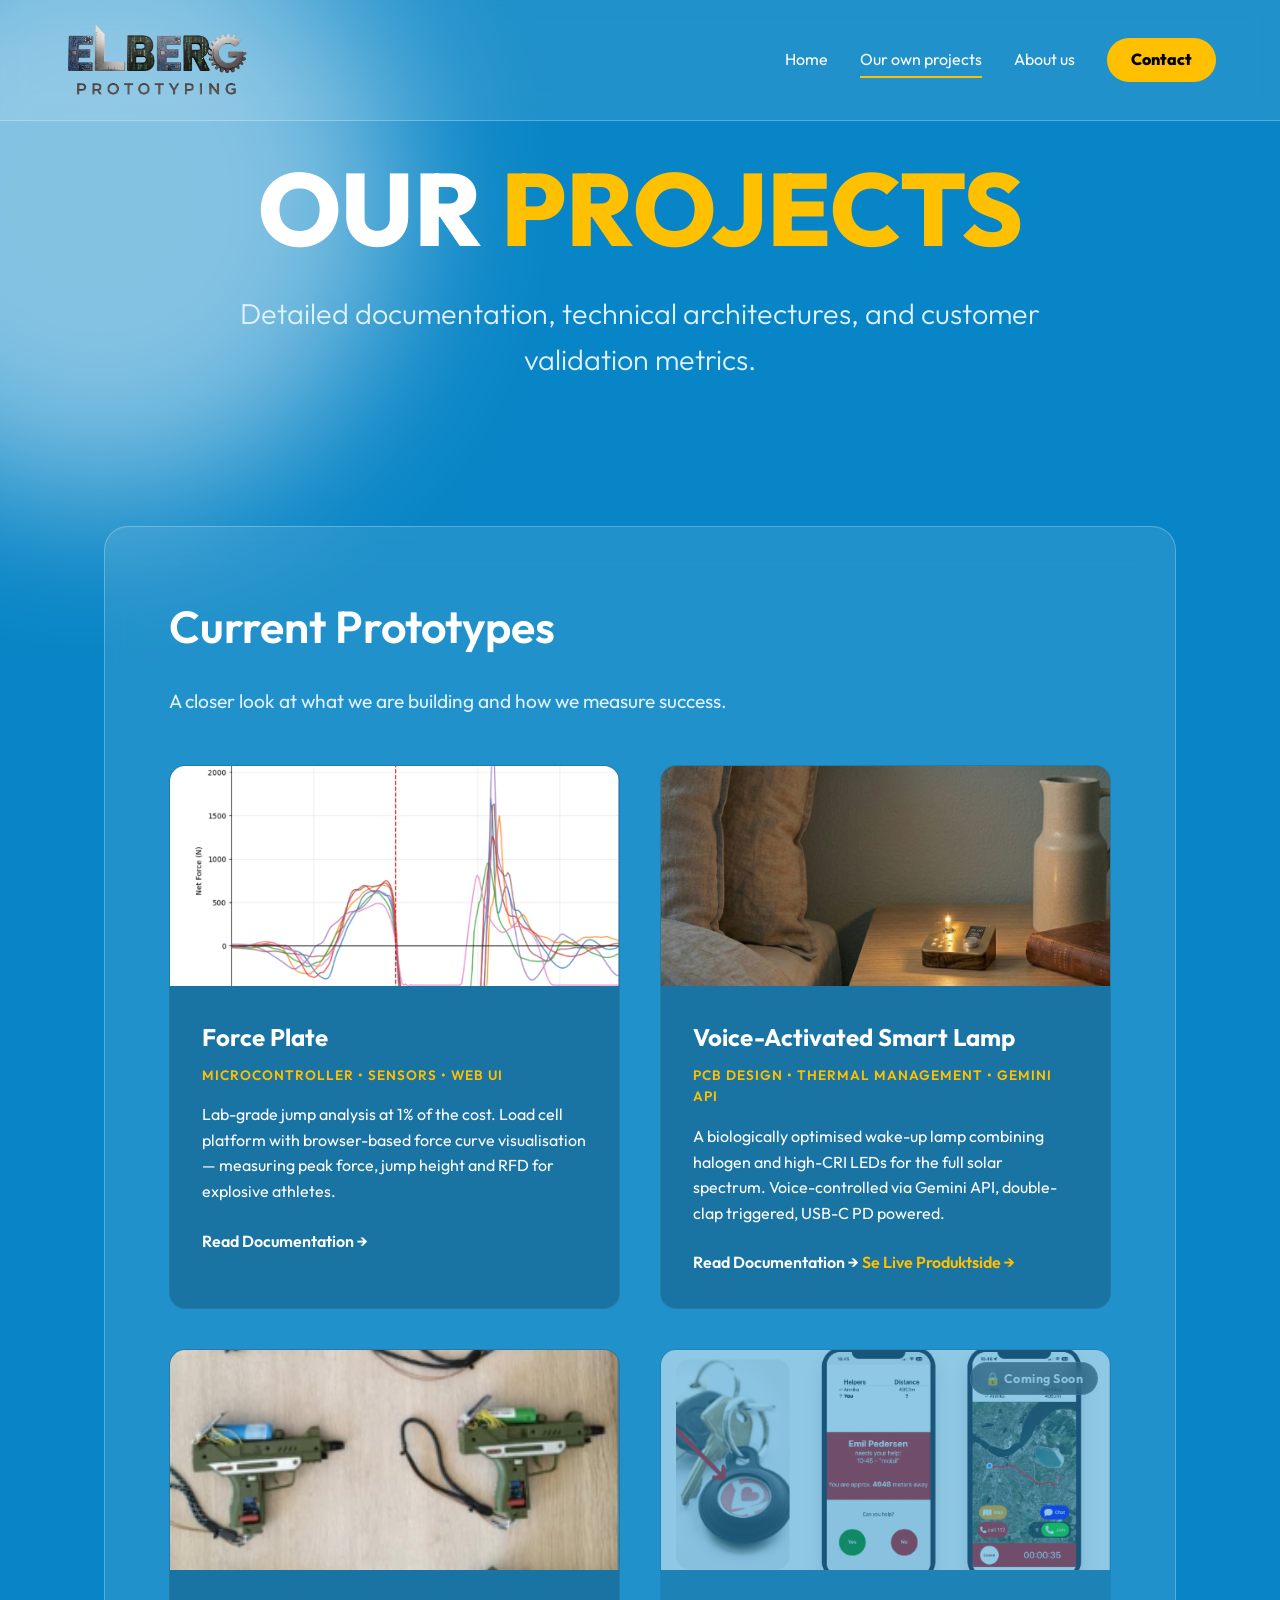
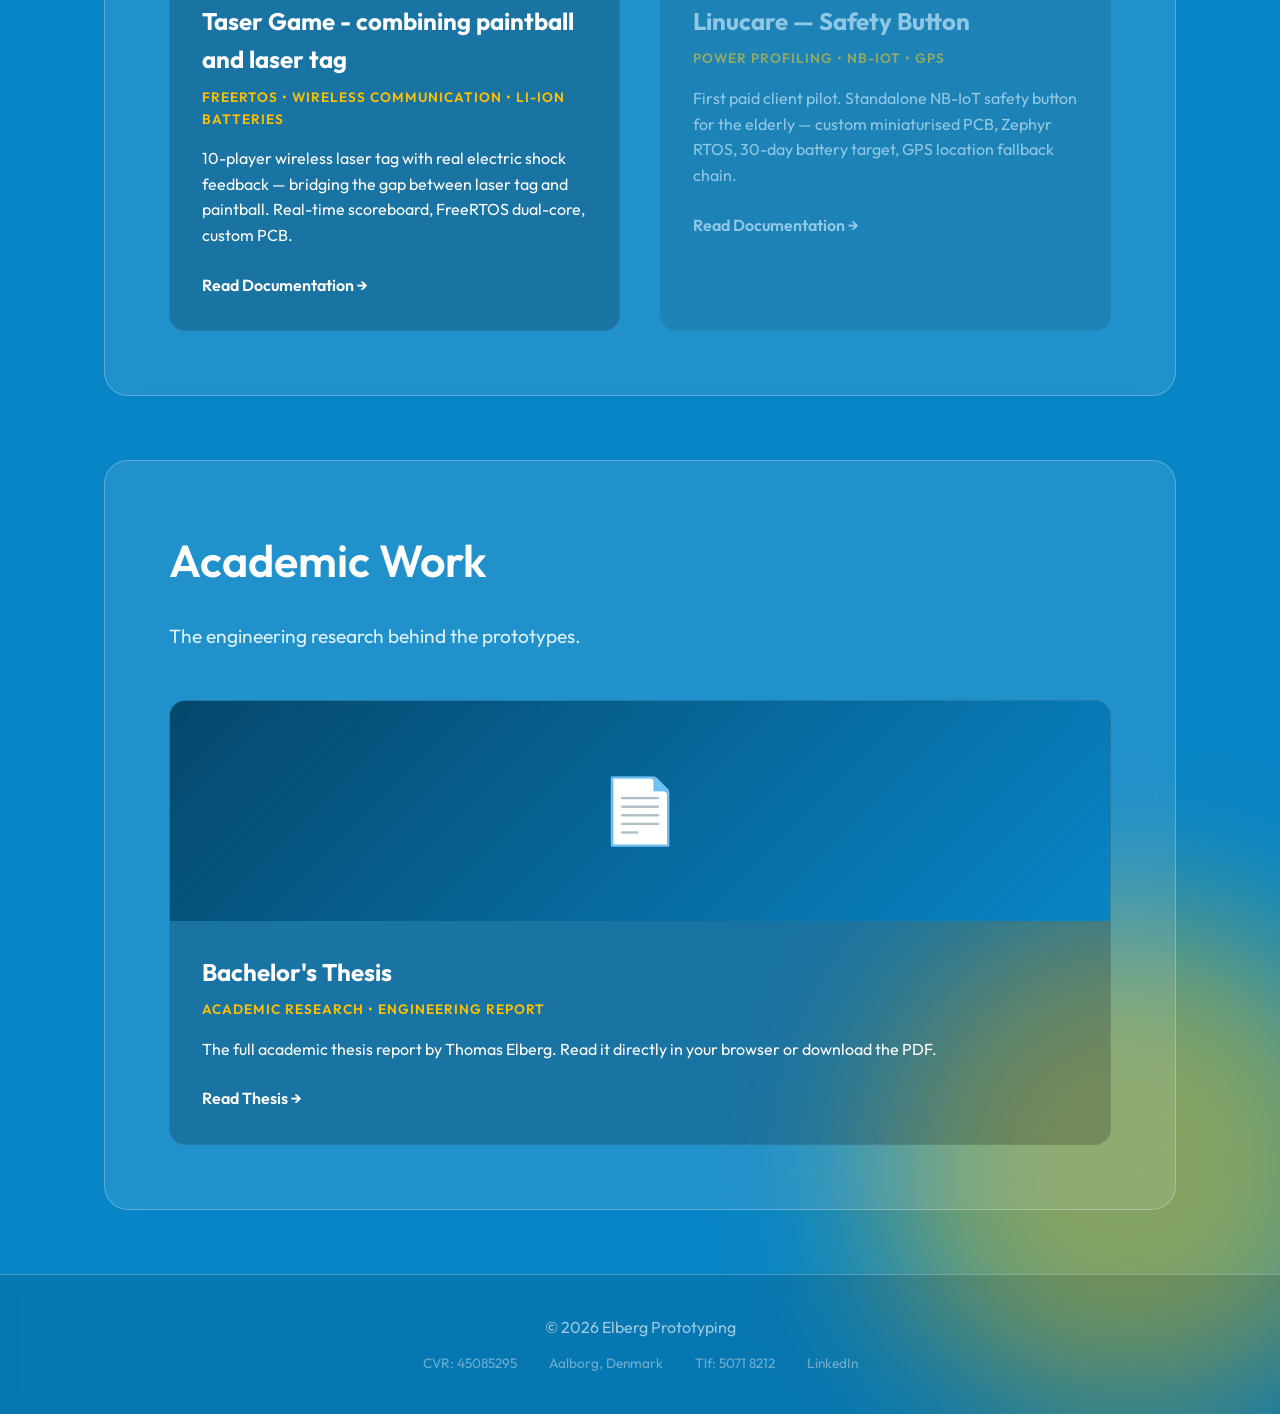
<file: projects.html>
<!DOCTYPE html>
<html lang="en">
<head>
    <meta charset="UTF-8">
    <meta name="viewport" content="width=device-width, initial-scale=1.0">
    <title>Our Projects | Elberg Prototyping</title>
    <!-- Modern, premium typography via Google Fonts -->
    <link href="https://fonts.googleapis.com/css2?family=Outfit:wght@300;400;600;800&display=swap" rel="stylesheet">
    <link rel="stylesheet" href="style.css">
</head>
<body>
    <!-- Background dynamic elements -->
    <div class="blob blob-1"></div>
    <div class="blob blob-2"></div>
    
    <!-- Glassmorphism Navigation -->
    <header class="glass-nav">
        <div class="logo">
            <a href="index.html">
                <img src="ELBERG_PROTOTYPING_Logo_software_transparent.png" alt="Elberg Prototyping" class="logo-img">
            </a>
        </div>
        <nav class="desktop-nav">
            <a href="index.html#home" class="nav-link">Home</a>
            <a href="projects.html" class="nav-link active">Our own projects</a>
            <a href="index.html#about" class="nav-link">About us</a>
            <a href="index.html#contact" class="cta-button">Contact</a>
        </nav>
    </header>

    <main>
        <!-- Hero Section -->
        <section class="hero documentation-hero">
            <h1 class="hero-title">OUR <span class="gradient-text">PROJECTS</span></h1>
            <p class="hero-subtitle">Detailed documentation, technical architectures, and customer validation metrics.</p>
        </section>

        <!-- Projects Grid -->
        <section class="projects-section glass-card">
            <h2>Current Prototypes</h2>
            <p>A closer look at what we are building and how we measure success.</p>
            
            <div class="projects-grid">
                <article class="project-card">
                    <div class="project-image">
                        <img src="Forceplate_picture.png" alt="Force Plate">
                    </div>
                    <div class="project-info">
                        <h3>Force Plate</h3>
                        <p class="tech-stack">Microcontroller • Sensors • Web UI</p>
                        <p>Lab-grade jump analysis at 1% of the cost. Load cell platform with browser-based force curve visualisation — measuring peak force, jump height and RFD for explosive athletes.</p>
                        <a href="project_forceplate.html" class="read-more">Read Documentation &rarr;</a>
                    </div>
                </article>

                <article class="project-card">
                    <div class="project-image">
                        <img src="Bio_Lamp_picture.png" alt="Voice-Activated Smart Lamp">
                    </div>
                    <div class="project-info">
                        <h3>Voice-Activated Smart Lamp</h3>
                        <p class="tech-stack">PCB design • Thermal management • Gemini API</p>
                        <p>A biologically optimised wake-up lamp combining halogen and high-CRI LEDs for the full solar spectrum. Voice-controlled via Gemini API, double-clap triggered, USB-C PD powered.</p>
                        <a href="project_smartlamp.html" class="read-more">Read Documentation &rarr;</a>
                        <a href="biolamp/index.html" class="read-more live-demo-link">Se Live Produktside &rarr;</a>
                    </div>
                </article>

                <article class="project-card">
                    <div class="project-image">
                        <img src="Taser_Game_picture.png" alt="Taser Game">
                    </div>
                    <div class="project-info">
                        <h3>Taser Game - combining paintball and laser tag</h3>
                        <p class="tech-stack">FreeRTOS • Wireless communication • Li-ion batteries</p>
                        <p>10-player wireless laser tag with real electric shock feedback — bridging the gap between laser tag and paintball. Real-time scoreboard, FreeRTOS dual-core, custom PCB.</p>
                        <a href="project_tasergame.html" class="read-more">Read Documentation &rarr;</a>
                    </div>
                </article>

                <article class="project-card locked">
                    <span class="locked-badge">🔒 Coming Soon</span>
                    <div class="project-image">
                        <img src="linucare_picture.png" alt="Linucare Safety Button">
                    </div>
                    <div class="project-info">
                        <h3>Linucare — Safety Button</h3>
                        <p class="tech-stack">Power Profiling • NB-IoT • GPS</p>
                        <p>First paid client pilot. Standalone NB-IoT safety button for the elderly — custom miniaturised PCB, Zephyr RTOS, 30-day battery target, GPS location fallback chain.</p>
                        <span class="read-more">Read Documentation &rarr;</span>
                    </div>
                </article>
            </div>
        </section>

        <!-- Academic Work Section -->
        <section class="projects-section glass-card">
            <h2>Academic Work</h2>
            <p>The engineering research behind the prototypes.</p>

            <div class="projects-grid">
                <article class="project-card">
                    <div class="project-image" style="background: linear-gradient(135deg, #05486c, #0885c6); display: flex; align-items: center; justify-content: center;">
                        <span style="font-size: 4rem;">📄</span>
                    </div>
                    <div class="project-info">
                        <h3>Bachelor's Thesis</h3>
                        <p class="tech-stack">Academic Research • Engineering Report</p>
                        <p>The full academic thesis report by Thomas Elberg. Read it directly in your browser or download the PDF.</p>
                        <a href="thesis.html" class="read-more">Read Thesis &rarr;</a>
                    </div>
                </article>
            </div>
        </section>
    </main>

    <footer class="glass-footer">
        <p>&copy; 2026 Elberg Prototyping</p>
        <div class="footer-meta">
            <span>CVR: 45085295</span>
            <span>Aalborg, Denmark</span>
            <span>Tlf: 5071 8212</span>
            <a href="https://www.linkedin.com/in/thomas-elberg-nielsen-222236359" target="_blank" rel="noopener">LinkedIn</a>
        </div>
    </footer>

    <script src="script.js"></script>
</body>
</html>
</file>
<file: style.css>
:root {
    --bg-color: #0885c6; /* Lean Startup Blue */
    --text-color: #ffffff; /* White text */
    --accent-1: #ffffff; /* White accents */
    --accent-2: #ffc000; /* Yellow highlight */
    --glass-bg: rgba(255, 255, 255, 0.1);
    --glass-border: rgba(255, 255, 255, 0.25);
    --transition: all 0.3s ease;
}

* {
    margin: 0;
    padding: 0;
    box-sizing: border-box;
}

body {
    font-family: 'Outfit', sans-serif;
    background-color: var(--bg-color);
    color: var(--text-color);
    line-height: 1.6;
    overflow-x: hidden;
    position: relative;
    scroll-behavior: smooth;
}

/* Background gradient blobs */
.blob {
    position: absolute;
    border-radius: 50%;
    filter: blur(80px);
    z-index: -1;
    opacity: 0.5;
    animation: float 10s infinite alternate ease-in-out;
}

.blob-1 {
    width: 600px;
    height: 600px;
    background: var(--accent-1);
    top: -100px;
    left: -200px;
}

.blob-2 {
    width: 500px;
    height: 500px;
    background: var(--accent-2);
    bottom: 0%;
    right: -100px;
    animation-delay: -5s;
}

@keyframes float {
    0% { transform: translate(0, 0) scale(1); }
    100% { transform: translate(50px, 50px) scale(1.1); }
}

/* Navigation */
.glass-nav {
    display: flex;
    justify-content: space-between;
    align-items: center;
    padding: 1.5rem 5%;
    background: var(--glass-bg);
    backdrop-filter: blur(12px);
    -webkit-backdrop-filter: blur(12px);
    border-bottom: 1px solid var(--glass-border);
    position: sticky;
    top: 0;
    z-index: 100;
}

.logo {
    display: flex;
    align-items: center;
}

.logo-img {
    height: 72px;
    width: auto;
    display: block;
}

.desktop-nav {
    display: flex;
    align-items: center;
    gap: 2rem;
}

.nav-link {
    color: var(--text-color);
    text-decoration: none;
    font-weight: 400;
    transition: var(--transition);
    position: relative;
}

.nav-link::after {
    content: '';
    position: absolute;
    bottom: -5px;
    left: 0;
    width: 0;
    height: 2px;
    background-color: var(--accent-2);
    transition: var(--transition);
}

.nav-link:hover::after, .nav-link.active::after {
    width: 100%;
}

.cta-button {
    text-decoration: none;
    color: #000000;
    background: var(--accent-2);
    padding: 0.6rem 1.5rem;
    border-radius: 50px;
    font-weight: 800;
    border: none;
    cursor: pointer;
    display: inline-block;
    transition: transform 0.3s ease, box-shadow 0.3s ease;
}

.cta-button:hover {
    transform: translateY(-2px);
    box-shadow: 0 10px 20px rgba(255, 192, 0, 0.4);
}

.outline-btn {
    text-decoration: none;
    color: var(--text-color);
    background: transparent;
    border: 2px solid var(--accent-1);
    padding: 0.6rem 1.5rem;
    border-radius: 50px;
    font-weight: 600;
    display: inline-block;
    transition: all 0.3s ease;
}

.outline-btn:hover {
    background: var(--accent-1);
    color: var(--bg-color);
}

.large-btn {
    padding: 1rem 2.5rem;
    font-size: 1.1rem;
}

/* Main Layout Setup */
main {
    max-width: 1200px;
    margin: 0 auto;
    padding: 0 5%;
}

section {
    padding: 6rem 0;
    scroll-margin-top: 80px; /* offset for fixed header */
}

.hero {
    min-height: 85vh;
    display: flex;
    flex-direction: column;
    justify-content: center;
    align-items: flex-start;
    padding-top: 2rem;
}

.documentation-hero {
    min-height: 40vh;
    align-items: center;
    text-align: center;
}

.hero-title {
    font-size: clamp(3rem, 8vw, 6.5rem);
    font-weight: 800;
    line-height: 1.1;
    margin-bottom: 1.5rem;
    opacity: 0;
    animation: fadeUp 1s cubic-bezier(0.16, 1, 0.3, 1) forwards;
}

.gradient-text { color: var(--accent-2); }

.hero-subtitle {
    font-size: clamp(1.2rem, 2.5vw, 1.8rem);
    font-weight: 300;
    color: #e0f2fe;
    max-width: 800px;
    margin-bottom: 3rem;
    opacity: 0;
    animation: fadeUp 1s cubic-bezier(0.16, 1, 0.3, 1) 0.2s forwards;
}

.hero-actions {
    display: flex;
    gap: 1.5rem;
    opacity: 0;
    animation: fadeUp 1s cubic-bezier(0.16, 1, 0.3, 1) 0.4s forwards;
}

/* Glass Card */
.glass-card {
    background: var(--glass-bg);
    border: 1px solid var(--glass-border);
    border-radius: 24px;
    padding: 4rem;
    backdrop-filter: blur(16px);
    -webkit-backdrop-filter: blur(16px);
    margin-bottom: 4rem;
    opacity: 0;
    transform: translateY(40px);
    transition: opacity 0.8s ease, transform 0.8s ease;
}

.glass-card.visible {
    opacity: 1;
    transform: translateY(0);
}

.glass-card h2 {
    font-size: clamp(2rem, 4vw, 2.8rem);
    margin-bottom: 1.5rem;
    font-weight: 600;
}

.glass-card > p {
    font-size: 1.2rem;
    color: #e0f2fe;
    max-width: 700px;
    margin-bottom: 3rem;
}

/* Expertise / Services Grid */
.expertise-grid {
    display: grid;
    grid-template-columns: repeat(auto-fit, minmax(280px, 1fr));
    gap: 2rem;
}

.expertise-item {
    background: rgba(0, 0, 0, 0.2);
    border: 1px solid rgba(255, 255, 255, 0.05);
    padding: 2.5rem 2rem;
    border-radius: 16px;
    transition: var(--transition);
    position: relative;
    overflow: hidden;
}

.expertise-item h3 {
    font-size: 1.4rem;
    color: var(--accent-2);
    margin-bottom: 1rem;
}

.expertise-item p {
    font-size: 1rem;
    color: #e0f2fe;
}

.expertise-item::before {
    content: "";
    position: absolute;
    top: var(--mouse-y, 0);
    left: var(--mouse-x, 0);
    transform: translate(-50%, -50%);
    width: 250px;
    height: 250px;
    background: radial-gradient(circle, rgba(255, 192, 0, 0.3) 0%, transparent 60%);
    opacity: 0;
    transition: opacity 0.3s ease;
    pointer-events: none;
}

.expertise-item:hover::before { opacity: 1; }
.expertise-item:hover {
    border-color: var(--accent-2);
    transform: translateY(-5px);
}

/* About Section */
.about-content {
    display: grid;
    grid-template-columns: 1fr 1fr;
    gap: 4rem;
    align-items: center;
}

.about-text p {
    font-size: 1.15rem;
    color: #e0f2fe;
    margin-bottom: 1rem;
}

.slogan-pills {
    display: flex;
    flex-wrap: wrap;
    gap: 1rem;
}

.pill {
    background: var(--glass-bg);
    border: 1px solid var(--glass-border);
    padding: 0.8rem 1.5rem;
    border-radius: 50px;
    font-size: 1rem;
    opacity: 0;
    transform: translateY(20px);
    animation: slideUp 0.6s cubic-bezier(0.16, 1, 0.3, 1) forwards;
    animation-delay: var(--delay);
}

/* Google Forms Embed */
.google-form-embed {
    width: 100%;
    min-height: 700px;
    border: none;
    border-radius: 12px;
    background: transparent;
}

/* Projects Grid (For documentation page) */
.projects-grid {
    display: grid;
    grid-template-columns: repeat(auto-fit, minmax(300px, 1fr));
    gap: 2.5rem;
}

.project-card {
    background: rgba(0, 0, 0, 0.2);
    border: 1px solid rgba(255, 255, 255, 0.05);
    border-radius: 16px;
    overflow: hidden;
    transition: var(--transition);
}

.project-card:hover {
    transform: translateY(-8px);
    box-shadow: 0 20px 40px rgba(0,0,0,0.3);
    border-color: rgba(255, 255, 255, 0.15);
}

.project-image {
    width: 100%;
    height: 220px;
    overflow: hidden;
}

.project-image img {
    width: 100%;
    height: 100%;
    object-fit: cover;
    transition: transform 0.5s ease;
}

.project-card:hover .project-image img {
    transform: scale(1.05);
}

.project-info {
    padding: 2rem;
}

.project-info h3 {
    font-size: 1.5rem;
    margin-bottom: 0.5rem;
}

.tech-stack {
    color: var(--accent-2) !important;
    font-size: 0.85rem !important;
    font-weight: 600;
    text-transform: uppercase;
    letter-spacing: 1px;
    margin-bottom: 1rem !important;
}

.read-more {
    display: inline-block;
    margin-top: 1.5rem;
    color: var(--text-color);
    font-weight: 600;
    text-decoration: none;
    transition: var(--transition);
}

.read-more:hover {
    color: var(--accent-2);
    transform: translateX(5px);
}

.live-demo-link {
    color: var(--accent-2);
}

.live-demo-link:hover {
    opacity: 0.8;
}

/* Footer */
.glass-footer {
    text-align: center;
    padding: 2.5rem 5%;
    border-top: 1px solid var(--glass-border);
    backdrop-filter: blur(12px);
    background: rgba(0, 0, 0, 0.1);
    color: rgba(255, 255, 255, 0.6);
}

.footer-meta {
    display: flex;
    justify-content: center;
    flex-wrap: wrap;
    gap: 0.5rem 2rem;
    margin-top: 0.75rem;
    font-size: 0.85rem;
    color: rgba(255, 255, 255, 0.4);
}

.footer-meta a {
    color: rgba(255, 255, 255, 0.4);
    text-decoration: none;
    transition: color 0.2s ease;
}

.footer-meta a:hover {
    color: var(--accent-2);
}

/* Animations */
@keyframes fadeUp {
    from { opacity: 0; transform: translateY(30px); }
    to { opacity: 1; transform: translateY(0); }
}

@keyframes slideUp {
    from { opacity: 0; transform: translateY(20px); }
    to { opacity: 1; transform: translateY(0); }
}

/* Responsive adjustments */
@media (max-width: 900px) {
    .about-content { grid-template-columns: 1fr; gap: 2rem; }
    .hero-actions { flex-direction: column; width: 100%; max-width: 300px; }
    .large-btn { text-align: center; }
}

@media (max-width: 768px) {
    .glass-card { padding: 2.5rem 1.5rem; }
    .form-row { grid-template-columns: 1fr; }
    .desktop-nav { display: none; }
    .hero { align-items: center; text-align: center; }
    .blob { opacity: 0.3; }
}

/* ── Project Detail Pages ─────────────────────────────── */

.hero-tech {
    font-size: 0.85rem;
    font-weight: 600;
    letter-spacing: 2px;
    text-transform: uppercase;
    color: var(--accent-2);
    margin-top: -0.5rem;
    margin-bottom: 2rem;
    opacity: 0.9;
}

.back-link {
    display: inline-flex;
    align-items: center;
    gap: 0.4rem;
    color: var(--accent-2);
    text-decoration: none;
    font-weight: 600;
    font-size: 0.95rem;
    margin-bottom: 1.5rem;
    transition: var(--transition);
    opacity: 0.85;
}
.back-link:hover { opacity: 1; transform: translateX(-4px); }

.detail-section h3 {
    font-size: 1.3rem;
    color: var(--accent-2);
    margin: 2rem 0 0.75rem;
    font-weight: 600;
}
.detail-section h3:first-of-type { margin-top: 0.5rem; }

.detail-section p,
.detail-section li {
    font-size: 1.05rem;
    color: #e0f2fe;
    line-height: 1.75;
    margin-bottom: 0.6rem;
}
.detail-section ul { padding-left: 1.5rem; margin-bottom: 1rem; }
.detail-section strong { color: var(--text-color); }

/* Image Gallery */
.gallery {
    position: relative;
    margin: 1.5rem 0;
    background: rgba(0,0,0,0.25);
    border-radius: 12px;
    border: 1px solid var(--glass-border);
    overflow: hidden;
}

.gallery-track img,
.gallery-track video {
    display: none;
    width: 100%;
    max-height: 520px;
    object-fit: contain;
    border-radius: 12px;
}

.gallery-track img.active,
.gallery-track video.active {
    display: block;
    animation: galleryFade 0.25s ease;
}

@keyframes galleryFade {
    from { opacity: 0; }
    to   { opacity: 1; }
}

.gallery-arrow {
    position: absolute;
    top: 50%;
    transform: translateY(-50%);
    width: 40px;
    height: 40px;
    display: flex;
    align-items: center;
    justify-content: center;
    background: rgba(0,0,0,0.55);
    backdrop-filter: blur(6px);
    border: 1px solid rgba(255,255,255,0.15);
    border-radius: 50%;
    color: white;
    font-size: 1.1rem;
    cursor: pointer;
    z-index: 10;
    transition: background 0.2s ease, color 0.2s ease;
}

.gallery-arrow:hover {
    background: var(--accent-2);
    color: #000;
    border-color: var(--accent-2);
}

.gallery-prev { left: 12px; }
.gallery-next { right: 12px; }

.gallery-footer {
    display: flex;
    justify-content: center;
    align-items: center;
    gap: 7px;
    padding: 10px 0;
}

.gallery-dot {
    width: 7px;
    height: 7px;
    border-radius: 50%;
    background: rgba(255,255,255,0.25);
    border: none;
    cursor: pointer;
    padding: 0;
    transition: background 0.2s ease;
}

.gallery-dot.active {
    background: var(--accent-2);
}

/* Data tables */
.detail-table {
    width: 100%;
    border-collapse: collapse;
    margin-top: 1.5rem;
    font-size: 0.95rem;
}
.detail-table th {
    text-align: left;
    padding: 0.7rem 1rem;
    color: var(--accent-2);
    font-weight: 600;
    border-bottom: 1px solid var(--glass-border);
}
.detail-table td {
    padding: 0.7rem 1rem;
    color: #e0f2fe;
    border-bottom: 1px solid rgba(255,255,255,0.06);
}
.detail-table tr:last-child td {
    border-bottom: none;
    font-weight: 700;
    color: var(--text-color);
}

/* Locked project card (Linucare) */
.project-card.locked {
    position: relative;
    opacity: 0.5;
    cursor: not-allowed;
}
.project-card.locked * { pointer-events: none; }
.locked-badge {
    position: absolute;
    top: 12px;
    right: 12px;
    background: rgba(0,0,0,0.6);
    backdrop-filter: blur(8px);
    color: rgba(255,255,255,0.9);
    padding: 0.35rem 0.85rem;
    border-radius: 50px;
    font-size: 0.78rem;
    font-weight: 700;
    letter-spacing: 0.5px;
    border: 1px solid rgba(255,255,255,0.15);
}
</file>
<file: biolamp/style.css>
:root {
    --bg-dark: #101213;
    --bg-darker: #0a0b0c;
    --text-primary: #f2f2f2;
    --text-secondary: #9aa0a6;
    --accent: #e5b085; /* Warm aesthetic halogen glow */
    --accent-glow: rgba(229, 176, 133, 0.4);
    --font-main: 'Outfit', sans-serif;
}

* {
    margin: 0;
    padding: 0;
    box-sizing: border-box;
    scroll-behavior: smooth;
}

body {
    background-color: var(--bg-dark);
    color: var(--text-primary);
    font-family: var(--font-main);
    line-height: 1.6;
    overflow-x: hidden;
    -webkit-font-smoothing: antialiased;
}

.container {
    max-width: 1200px;
    margin: 0 auto;
    padding: 0 5%;
}

/* Typography */
h1 {
    font-size: clamp(3rem, 6vw, 5rem);
    font-weight: 400;
    line-height: 1.1;
    margin-bottom: 1.5rem;
    letter-spacing: -0.02em;
}

h2 {
    font-size: clamp(2rem, 4vw, 3rem);
    font-weight: 300;
    margin-bottom: 2rem;
    letter-spacing: -0.01em;
}

p {
    font-size: clamp(1.1rem, 2vw, 1.35rem);
    color: var(--text-secondary);
    font-weight: 300;
}

/* Animations */
@keyframes fadeInUp {
    0% {
        opacity: 0;
        transform: translateY(40px);
    }
    100% {
        opacity: 1;
        transform: translateY(0);
    }
}

.hidden {
    opacity: 0;
    transform: translateY(40px);
    transition: all 1.2s cubic-bezier(0.2, 0.8, 0.2, 1);
}

.hidden.show {
    opacity: 1;
    transform: translateY(0);
}

/* Hero Section */
.hero {
    position: relative;
    height: 100vh;
    display: flex;
    align-items: center;
    padding: 0 8%;
}

.hero-bg {
    position: absolute;
    top: 0;
    left: 0;
    width: 100%;
    height: 100%;
    background-image: url('hero.jpg'); /* Expected user background image */
    background-size: cover;
    background-position: center;
    z-index: -2;
    transform: scale(1.05); /* Slight scale to allow for a subtle zoom effect if desired later */
}

/* Ambient gradient overlay to ensure text readability but keep the warm vibe */
.hero::after {
    content: '';
    position: absolute;
    top: 0;
    left: 0;
    width: 100%;
    height: 100%;
    background: linear-gradient(90deg, #101213 0%, rgba(16, 18, 19, 0.7) 40%, rgba(16, 18, 19, 0) 100%);
    z-index: -1;
}

.hero-content {
    max-width: 750px;
    z-index: 10;
}

.hero-content h1 {
    opacity: 0;
    animation: fadeInUp 1.2s cubic-bezier(0.2, 0.8, 0.2, 1) 0.3s forwards;
}

.hero-content p {
    opacity: 0;
    animation: fadeInUp 1.2s cubic-bezier(0.2, 0.8, 0.2, 1) 0.6s forwards;
    max-width: 550px;
}

/* Scroll Indicator */
.scroll-indicator {
    position: absolute;
    bottom: 50px;
    left: 8%;
    display: flex;
    flex-direction: column;
    align-items: center;
    gap: 12px;
    opacity: 0;
    animation: fadeInUp 1s ease 1.2s forwards;
    z-index: 10;
}

.scroll-indicator span {
    font-size: 0.75rem;
    text-transform: uppercase;
    letter-spacing: 0.15em;
    color: var(--text-secondary);
    font-weight: 500;
}

.scroll-indicator .line {
    width: 1px;
    height: 60px;
    background-color: rgba(255, 255, 255, 0.1);
    position: relative;
    overflow: hidden;
}

.scroll-indicator .line::after {
    content: '';
    position: absolute;
    top: -100%;
    left: 0;
    width: 100%;
    height: 100%;
    background-color: var(--accent);
    animation: scrollLine 2.5s ease-in-out infinite;
}

@keyframes scrollLine {
    0% { top: -100%; }
    100% { top: 100%; }
}

/* Problem Section */
.problem-section {
    padding: 12rem 0;
    text-align: center;
    background: linear-gradient(180deg, transparent 0%, rgba(16, 18, 19, 1) 100%);
}

.quote {
    font-style: normal;
    font-weight: 400;
    color: var(--text-primary);
    max-width: 900px;
    margin: 0 auto 2.5rem auto;
}

.supporting-text {
    max-width: 700px;
    margin: 0 auto;
    line-height: 1.8;
}

/* Science Section */
.science-section {
    padding: 10rem 0;
    background-color: var(--bg-darker);
}

.container-split {
    display: flex;
    gap: 6rem;
    align-items: center;
}

.text-content, .visual-content {
    flex: 1;
}

.feature-list {
    list-style: none;
    margin-top: 3rem;
}

.feature-list li {
    margin-bottom: 3.5rem;
    position: relative;
    padding-left: 2rem;
}

.feature-list li::before {
    content: '';
    position: absolute;
    left: 0;
    top: 8px;
    width: 8px;
    height: 8px;
    border-radius: 50%;
    background-color: var(--accent);
    box-shadow: 0 0 10px var(--accent-glow);
}

.feature-list strong {
    display: block;
    color: var(--text-primary);
    font-size: 1.5rem;
    font-weight: 400;
    margin-bottom: 0.75rem;
}

.spectrogram-image-container {
    display: flex;
    justify-content: center;
    align-items: center;
    width: 100%;
}

.spectrogram-img {
    width: 100%;
    max-width: 600px;
    height: auto;
    border-radius: 12px;
    box-shadow: 0 15px 50px rgba(0, 0, 0, 0.6);
    border: 1px solid rgba(255, 255, 255, 0.05);
    transition: transform 0.3s ease;
}

.spectrogram-img:hover {
    transform: scale(1.02);
}


/* Craft Section */
.craft-section {
    padding: 12rem 0 14rem 0;
    text-align: center;
}

.badge-grid {
    display: flex;
    justify-content: center;
    gap: 2.5rem;
    margin-top: 5rem;
    flex-wrap: wrap;
}

.badge {
    background: rgba(255, 255, 255, 0.02);
    padding: 2.5rem 2rem;
    border-radius: 24px;
    border: 1px solid rgba(255, 255, 255, 0.04);
    display: flex;
    flex-direction: column;
    align-items: center;
    gap: 1.5rem;
    width: 280px;
    backdrop-filter: blur(10px);
    transition: all 0.4s cubic-bezier(0.175, 0.885, 0.32, 1.275);
}

.badge:hover {
    transform: translateY(-10px);
    border-color: rgba(229, 176, 133, 0.3);
    box-shadow: 0 15px 35px rgba(229, 176, 133, 0.05);
    background: rgba(255, 255, 255, 0.04);
}

.badge .icon {
    font-size: 2.5rem;
    filter: drop-shadow(0 0 10px rgba(255,255,255,0.1));
}

.badge span:not(.icon) {
    font-size: 1rem;
    font-weight: 500;
    letter-spacing: 0.08em;
    text-transform: uppercase;
    color: var(--text-primary);
}

/* Responsive */
@media (max-width: 900px) {
    .container-split { 
        flex-direction: column; 
        gap: 4rem;
    }
    .hero {
        padding: 0 5%;
    }
    .hero::after {
        background: linear-gradient(180deg, rgba(16, 18, 19, 0.5) 0%, #101213 100%);
    }
    .hero-bg { 
        background-position: 70% center; 
    }
    .scroll-indicator {
        left: 50%;
        transform: translateX(-50%);
    }
}

/* Pricing Section */
.pricing-section {
    padding: 10rem 0 12rem 0;
    background-color: var(--bg-dark);
}

.text-center {
    text-align: center;
}

.pricing-grid {
    display: grid;
    grid-template-columns: repeat(auto-fit, minmax(320px, 1fr));
    gap: 3rem;
    margin-top: 5rem;
    align-items: center;
}

.pricing-card {
    background: rgba(255, 255, 255, 0.02);
    border: 1px solid rgba(255, 255, 255, 0.05);
    border-radius: 24px;
    overflow: hidden;
    position: relative;
    transition: transform 0.4s ease, box-shadow 0.4s ease, border-color 0.4s ease;
}

.pricing-card:hover {
    transform: translateY(-10px);
    border-color: rgba(229, 176, 133, 0.3);
    box-shadow: 0 20px 40px rgba(0, 0, 0, 0.5);
}

.img-wrapper {
    width: 100%;
    height: 350px;
    overflow: hidden;
    background-color: #1a1c1e;
}

.product-img {
    width: 100%;
    height: 100%;
    object-fit: cover;
    transition: transform 0.6s ease;
}

.pricing-card:hover .product-img {
    transform: scale(1.05);
}

.pricing-content {
    padding: 3rem 2.5rem;
    display: flex;
    flex-direction: column;
    text-align: left;
}

.pricing-content h3 {
    font-size: 1.8rem;
    font-weight: 400;
    margin-bottom: 0.5rem;
}

.price {
    font-size: 2.5rem;
    color: var(--accent);
    font-weight: 300;
    margin-bottom: 2.5rem;
}

.specs {
    list-style: none;
    margin-bottom: 3.5rem;
    flex-grow: 1;
}

.specs li {
    margin-bottom: 1.2rem;
    position: relative;
    padding-left: 1.8rem;
    color: var(--text-secondary);
    font-size: 1.1rem;
}

.specs li::before {
    content: '✓';
    position: absolute;
    left: 0;
    color: var(--accent);
}

.interest-form {
    display: flex;
    flex-direction: column;
    gap: 0.8rem;
    margin-top: auto;
}

.email-input {
    width: 100%;
    padding: 1rem 1.2rem;
    border-radius: 12px;
    border: 1px solid rgba(255, 255, 255, 0.1);
    background: rgba(0, 0, 0, 0.2);
    color: var(--text-primary);
    font-size: 1rem;
    font-family: inherit;
    outline: none;
    transition: all 0.3s ease;
}

.email-input::placeholder {
    color: var(--text-secondary);
}

.email-input:focus {
    border-color: rgba(229, 176, 133, 0.5); /* var(--accent) with opacity */
    background: rgba(0, 0, 0, 0.4);
}

.buy-btn {
    width: 100%;
    padding: 1.2rem;
    border-radius: 12px;
    border: 1px solid rgba(255, 255, 255, 0.1);
    background: transparent;
    color: var(--text-primary);
    font-size: 1.1rem;
    font-family: inherit;
    cursor: pointer;
    transition: all 0.3s ease;
}

.buy-btn:hover {
    background: rgba(255, 255, 255, 0.05);
    border-color: rgba(255, 255, 255, 0.3);
}

.primary-btn {
    background: var(--accent);
    color: #101213;
    border: none;
    font-weight: 500;
}

.primary-btn:hover {
    background: #f0c39f;
    border-color: transparent;
}

.featured {
    transform: scale(1.05);
    border-color: rgba(229, 176, 133, 0.2);
    box-shadow: 0 10px 40px rgba(0,0,0,0.4);
    z-index: 10;
}

.featured:hover {
    transform: scale(1.05) translateY(-10px);
}

.badge-popular {
    position: absolute;
    top: 20px;
    right: 20px;
    background: var(--accent);
    color: #101213;
    padding: 0.5rem 1rem;
    border-radius: 20px;
    font-size: 0.85rem;
    font-weight: 600;
    letter-spacing: 0.1em;
    text-transform: uppercase;
    z-index: 5;
}

@media (max-width: 900px) {
    .pricing-grid {
        grid-template-columns: 1fr;
        max-width: 450px;
        margin: 5rem auto;
    }
    .featured {
        transform: scale(1);
    }
    .featured:hover {
        transform: translateY(-10px);
    }
}

/* Back to Portfolio Navigation */
.back-to-portfolio {
    position: fixed;
    top: 0;
    left: 0;
    right: 0;
    z-index: 1000;
    padding: 0.8rem 8%;
    background: rgba(10, 11, 12, 0.85);
    backdrop-filter: blur(12px);
    -webkit-backdrop-filter: blur(12px);
    border-bottom: 1px solid rgba(255, 255, 255, 0.06);
}

.back-to-portfolio a {
    color: var(--accent);
    text-decoration: none;
    font-size: 0.9rem;
    font-weight: 500;
    letter-spacing: 0.03em;
    transition: opacity 0.3s ease;
}

.back-to-portfolio a:hover {
    opacity: 0.7;
}

/* Interest link (anchor styled as button) */
.interest-link {
    display: block;
    text-align: center;
    text-decoration: none;
    margin-top: auto;
}
</file>
<file: flyer_style.css>
:root {
    --bg-color: #0885c6; /* Lean Startup Blue */
    --text-color: #ffffff; /* White text */
    --accent-2: #ffc000; /* Yellow highlight */
    --glass-bg: rgba(255, 255, 255, 0.1);
    --glass-border: rgba(255, 255, 255, 0.25);
}

* {
    margin: 0;
    padding: 0;
    box-sizing: border-box;
}

body {
    background: #f0f0f0; /* Paper color for screen preview */
    font-family: 'Outfit', sans-serif;
    display: flex;
    justify-content: center;
    padding: 20px;
}

.page {
    background-color: var(--bg-color);
    width: 210mm;
    height: 297mm;
    padding: 15mm;
    position: relative;
    box-shadow: 0 0 30px rgba(0,0,0,0.1);
    display: flex;
    flex-direction: column;
    color: var(--text-color);
    overflow: hidden;
}

/* Background Blobs */
.blob {
    position: absolute;
    border-radius: 50%;
    filter: blur(80px);
    z-index: 0;
    opacity: 0.3;
}
.blob-1 { width: 400px; height: 400px; background: white; top: -100px; left: -100px; }
.blob-2 { width: 300px; height: 300px; background: var(--accent-2); bottom: 100px; right: -50px; }

header, main, footer {
    position: relative;
    z-index: 1;
}

header {
    text-align: center;
    margin-bottom: 5mm;
}

.logo {
    font-size: 1.8rem;
    letter-spacing: 2px;
    margin-bottom: 10px;
}
.logo-bold { font-weight: 800; }
.logo-light { font-weight: 300; opacity: 0.8; }

.hero-title {
    font-size: 3.8rem;
    font-weight: 800;
    line-height: 1.1;
    margin-bottom: 0.8rem;
}
.gradient-text { color: var(--accent-2); }

.glass-card {
    background: var(--glass-bg);
    border: 1px solid var(--glass-border);
    border-radius: 24px;
    padding: 1rem 2rem;
    backdrop-filter: blur(12px);
    -webkit-backdrop-filter: blur(12px);
    margin-bottom: 5mm;
}

.subtitle {
    font-size: 1.25rem;
    font-weight: 300;
    margin-bottom: 1.5rem;
    line-height: 1.4;
    color: #e0f2fe;
}

.value-prop h2 {
    font-size: 3.6rem;
    margin-bottom: 1.2rem;
    color: var(--accent-2);
}

.value-prop ul {
    list-style: none;
    margin-bottom: 2rem;
}

.value-prop li {
    font-size: 2.8rem;
    font-weight: 600;
    margin-bottom: 12px;
    display: flex;
    align-items: center;
}

.value-prop li::before {
    content: "→";
    margin-right: 12px;
    color: var(--accent-2);
}

.cta-section {
    display: flex;
    align-items: center;
    justify-content: space-between;
    background: rgba(0,0,0,0.2);
    padding: 0.8rem 1.2rem;
    border-radius: 16px;
    border: 1px solid rgba(255,255,255,0.1);
}

.cta-text p {
    margin: 0;
}

.interested {
    font-size: 3.6rem;
    font-weight: 800;
    color: var(--accent-2);
}

.meeting {
    font-size: 2.2rem;
    font-weight: 400;
    opacity: 0.9;
}

.qr-container {
    background: white;
    padding: 8px;
    border-radius: 12px;
    display: flex;
    align-items: center;
    justify-content: center;
}

.main-qr {
    width: 180px;
    height: 180px;
}

/* Rip-off Tabs */
footer {
    margin-top: auto;
    border-top: 2px dashed rgba(255,255,255,0.5);
    padding-top: 8px;
    margin-bottom: -15mm; 
}

.rip-off-tabs {
    display: flex;
    justify-content: space-between;
    height: 75mm;
}

.tab {
    width: calc(100% / 8);
    border-right: 1px dashed rgba(255,255,255,0.3);
    padding: 8px 5px;
    writing-mode: vertical-rl;
    text-orientation: mixed;
    display: flex;
    align-items: center;
    justify-content: center;
}

.tab:last-child {
    border-right: none;
}

.tab-content {
    display: flex;
    flex-direction: row-reverse;
    align-items: center;
    gap: 8px;
}

.tab-content span {
    font-weight: 600;
    font-size: 0.8rem;
    text-transform: uppercase;
    letter-spacing: 1px;
}

.small-qr {
    width: 60px;
    height: 60px;
    background: white;
    padding: 2px;
    border-radius: 2px;
}

@media print {
    body {
        background: transparent;
        padding: 0;
    }
    .page {
        box-shadow: none;
        -webkit-print-color-adjust: exact;
        print-color-adjust: exact;
    }
}
</file>
